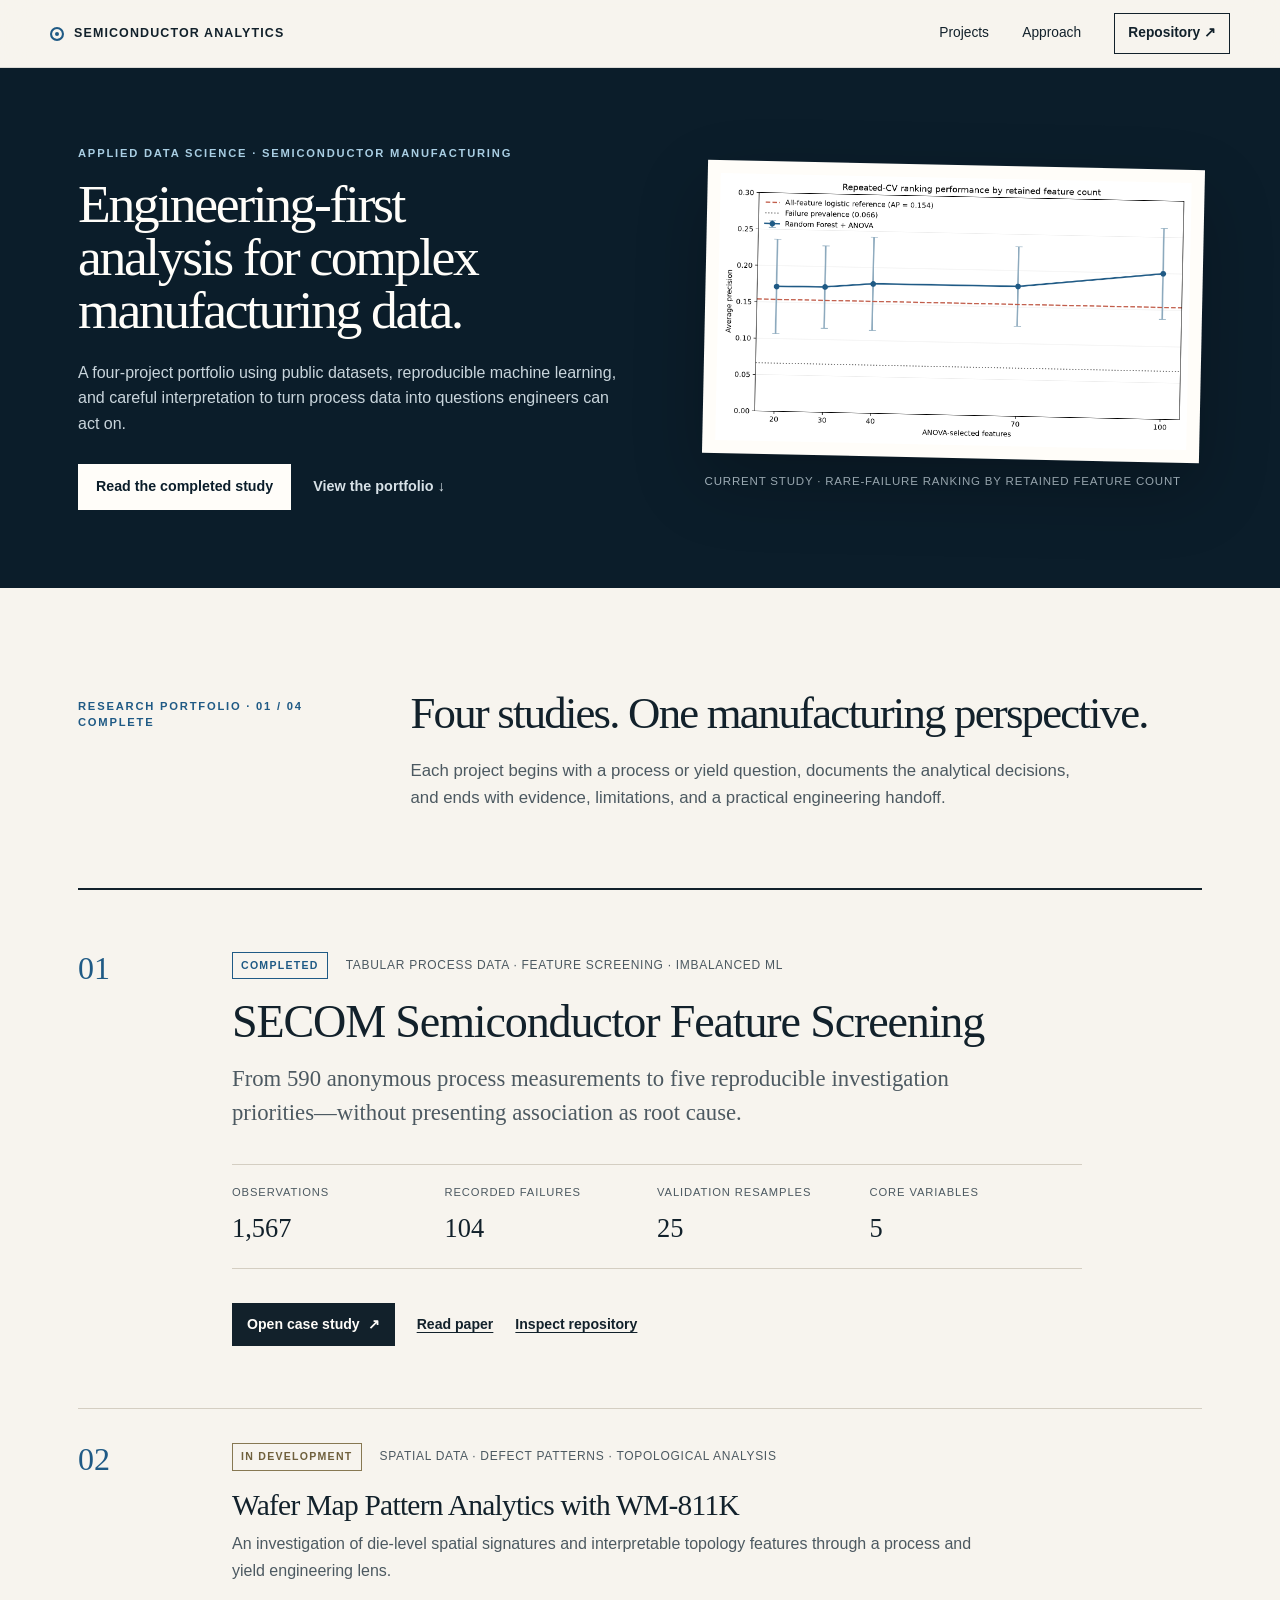
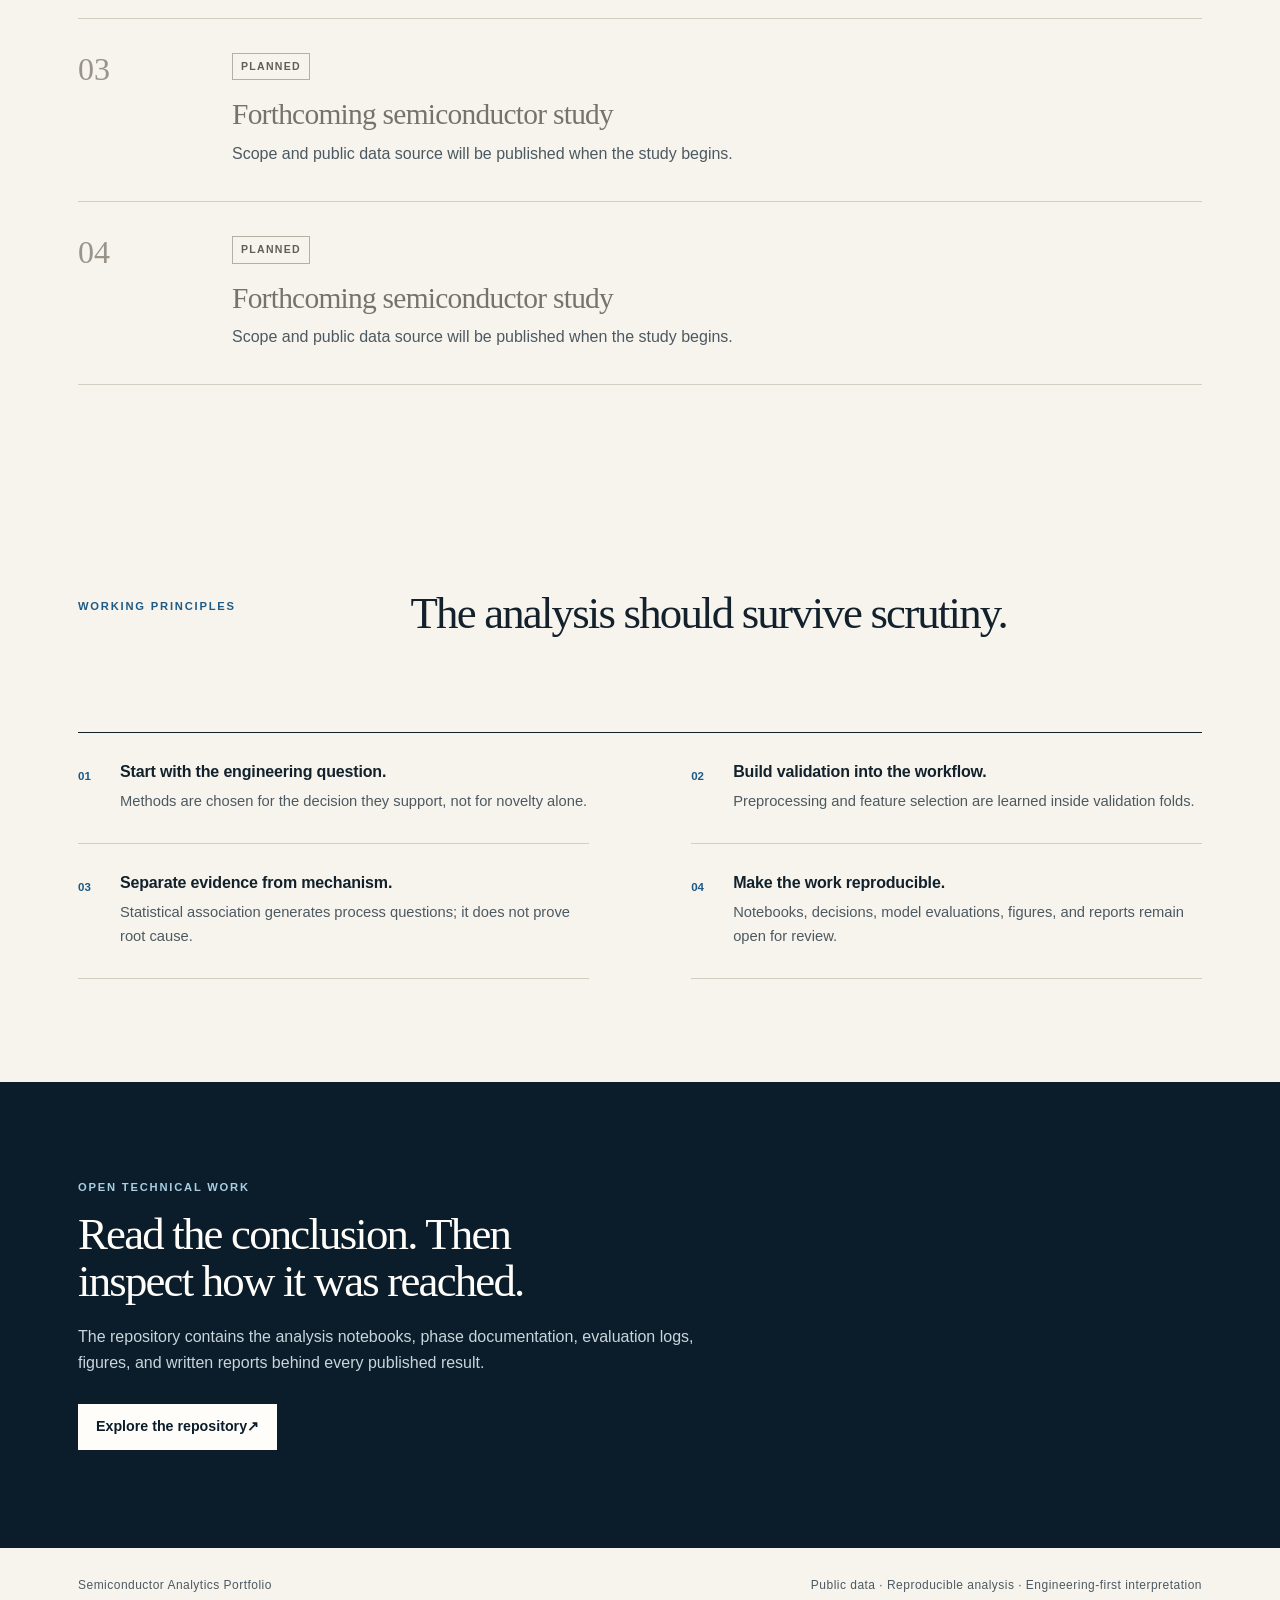
<file: index.html>
<!doctype html>
<html lang="en">
  <head>
    <meta charset="utf-8" />
    <meta name="viewport" content="width=device-width, initial-scale=1" />
    <meta
      name="description"
      content="An engineering-first portfolio of semiconductor manufacturing analytics projects using public data and reproducible methods."
    />
    <meta name="theme-color" content="#f7f4ee" />
    <meta property="og:title" content="Semiconductor Analytics Portfolio" />
    <meta
      property="og:description"
      content="Applied data science for semiconductor process, yield, and defect-pattern investigation."
    />
    <meta property="og:type" content="website" />
    <title>Semiconductor Analytics Portfolio</title>
    <link rel="icon" href="Project-1_SECOM/website/assets/favicon.svg" type="image/svg+xml" />
    <link rel="stylesheet" href="portfolio.css" />
    <script>document.documentElement.classList.add("js");</script>
    <script src="portfolio.js" defer></script>
  </head>
  <body>
    <a class="skip-link" href="#main">Skip to the portfolio</a>

    <header class="site-header">
      <a class="wordmark" href="#top" aria-label="Semiconductor Analytics Portfolio home">
        <span class="wordmark__mark" aria-hidden="true"></span>
        <span>Semiconductor Analytics</span>
      </a>
      <nav class="site-nav" aria-label="Primary navigation">
        <a href="#projects">Projects</a>
        <a href="#approach">Approach</a>
        <a
          class="site-nav__repo"
          href="https://github.com/DRPproton/semiconductor-projects-tda"
          target="_blank"
          rel="noopener noreferrer"
        >Repository <span aria-hidden="true">↗</span></a>
      </nav>
    </header>

    <main id="main">
      <section class="hero" id="top" aria-labelledby="hero-title">
        <div class="hero__inner">
          <div class="hero__copy">
            <p class="eyebrow">Applied data science · Semiconductor manufacturing</p>
            <h1 id="hero-title">Engineering-first analysis for complex manufacturing data.</h1>
            <p class="hero__summary">
              A four-project portfolio using public datasets, reproducible machine learning, and
              careful interpretation to turn process data into questions engineers can act on.
            </p>
            <div class="hero__actions">
              <a class="button" href="Project-1_SECOM/website/">Read the completed study</a>
              <a class="text-link" href="#projects">View the portfolio <span aria-hidden="true">↓</span></a>
            </div>
          </div>

          <figure class="hero__figure">
            <div class="hero__figure-frame">
              <img
                src="Project-1_SECOM/website/assets/model-comparison.png"
                alt="Repeated cross-validation average precision for Random Forest models using 20 to 100 selected SECOM features, with the 100-feature representation producing the highest numerical result."
                width="700"
                height="500"
              />
            </div>
            <figcaption>
              Current study · Rare-failure ranking by retained feature count
            </figcaption>
          </figure>
        </div>
      </section>

      <section class="portfolio section" id="projects" aria-labelledby="projects-title">
        <div class="section-heading reveal">
          <p class="section-label">Research portfolio · 01 / 04 complete</p>
          <h2 id="projects-title">Four studies. One manufacturing perspective.</h2>
          <p>
            Each project begins with a process or yield question, documents the analytical
            decisions, and ends with evidence, limitations, and a practical engineering handoff.
          </p>
        </div>

        <article class="featured-project reveal" aria-labelledby="secom-title">
          <div class="project-index" aria-hidden="true">01</div>
          <div class="featured-project__body">
            <div class="project-meta">
              <span class="status status--complete">Completed</span>
              <span>Tabular process data · Feature screening · Imbalanced ML</span>
            </div>
            <h3 id="secom-title">SECOM Semiconductor Feature Screening</h3>
            <p class="project-lede">
              From 590 anonymous process measurements to five reproducible investigation
              priorities—without presenting association as root cause.
            </p>

            <dl class="project-evidence" aria-label="SECOM project evidence">
              <div><dt>Observations</dt><dd>1,567</dd></div>
              <div><dt>Recorded failures</dt><dd>104</dd></div>
              <div><dt>Validation resamples</dt><dd>25</dd></div>
              <div><dt>Core variables</dt><dd>5</dd></div>
            </dl>

            <div class="project-links">
              <a class="project-link" href="Project-1_SECOM/website/">
                Open case study <span aria-hidden="true">↗</span>
              </a>
              <a
                href="https://github.com/DRPproton/semiconductor-projects-tda/blob/main/Project-1_SECOM/paper/SECOM_Feature_Screening_Case_Study.md"
                target="_blank"
                rel="noopener noreferrer"
              >Read paper</a>
              <a
                href="https://github.com/DRPproton/semiconductor-projects-tda/tree/main/Project-1_SECOM"
                target="_blank"
                rel="noopener noreferrer"
              >Inspect repository</a>
            </div>
          </div>
        </article>

        <div class="project-roadmap" aria-label="Portfolio roadmap">
          <article class="roadmap-entry reveal" aria-labelledby="wm811k-title">
            <div class="project-index" aria-hidden="true">02</div>
            <div>
              <div class="project-meta">
                <span class="status status--progress">In development</span>
                <span>Spatial data · Defect patterns · Topological analysis</span>
              </div>
              <h3 id="wm811k-title">Wafer Map Pattern Analytics with WM-811K</h3>
              <p>
                An investigation of die-level spatial signatures and interpretable topology
                features through a process and yield engineering lens.
              </p>
            </div>
          </article>

          <article class="roadmap-entry roadmap-entry--planned reveal" aria-labelledby="project-three-title">
            <div class="project-index" aria-hidden="true">03</div>
            <div>
              <div class="project-meta"><span class="status">Planned</span></div>
              <h3 id="project-three-title">Forthcoming semiconductor study</h3>
              <p>Scope and public data source will be published when the study begins.</p>
            </div>
          </article>

          <article class="roadmap-entry roadmap-entry--planned reveal" aria-labelledby="project-four-title">
            <div class="project-index" aria-hidden="true">04</div>
            <div>
              <div class="project-meta"><span class="status">Planned</span></div>
              <h3 id="project-four-title">Forthcoming semiconductor study</h3>
              <p>Scope and public data source will be published when the study begins.</p>
            </div>
          </article>
        </div>
      </section>

      <section class="approach section" id="approach" aria-labelledby="approach-title">
        <div class="section-heading reveal">
          <p class="section-label">Working principles</p>
          <h2 id="approach-title">The analysis should survive scrutiny.</h2>
        </div>

        <ol class="principles">
          <li class="reveal">
            <span>01</span>
            <h3>Start with the engineering question.</h3>
            <p>Methods are chosen for the decision they support, not for novelty alone.</p>
          </li>
          <li class="reveal">
            <span>02</span>
            <h3>Build validation into the workflow.</h3>
            <p>Preprocessing and feature selection are learned inside validation folds.</p>
          </li>
          <li class="reveal">
            <span>03</span>
            <h3>Separate evidence from mechanism.</h3>
            <p>Statistical association generates process questions; it does not prove root cause.</p>
          </li>
          <li class="reveal">
            <span>04</span>
            <h3>Make the work reproducible.</h3>
            <p>Notebooks, decisions, model evaluations, figures, and reports remain open for review.</p>
          </li>
        </ol>
      </section>

      <section class="closing" aria-labelledby="closing-title">
        <div class="closing__inner reveal">
          <p class="eyebrow">Open technical work</p>
          <h2 id="closing-title">Read the conclusion. Then inspect how it was reached.</h2>
          <p>
            The repository contains the analysis notebooks, phase documentation, evaluation logs,
            figures, and written reports behind every published result.
          </p>
          <a
            class="button button--light"
            href="https://github.com/DRPproton/semiconductor-projects-tda"
            target="_blank"
            rel="noopener noreferrer"
          >Explore the repository <span aria-hidden="true">↗</span></a>
        </div>
      </section>
    </main>

    <footer class="site-footer">
      <p>Semiconductor Analytics Portfolio</p>
      <p>Public data · Reproducible analysis · Engineering-first interpretation</p>
    </footer>
  </body>
</html>
</file>
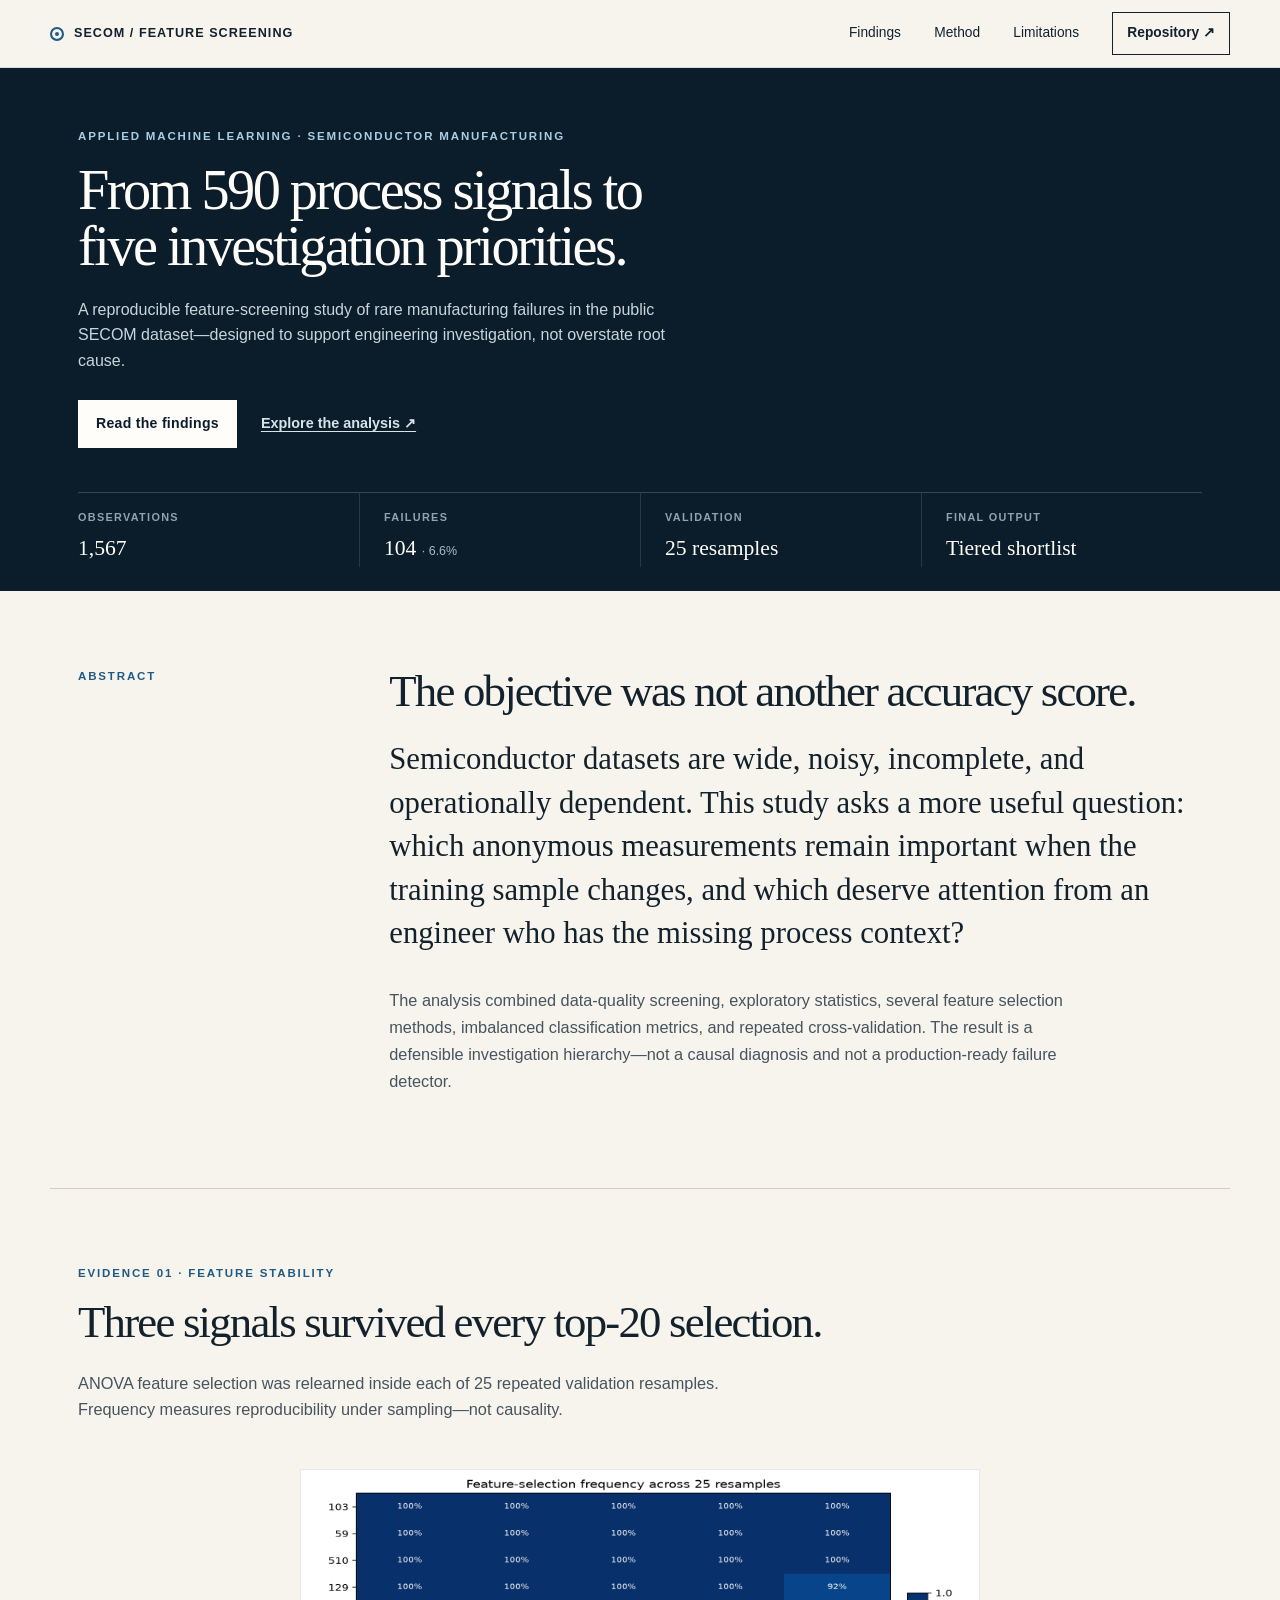
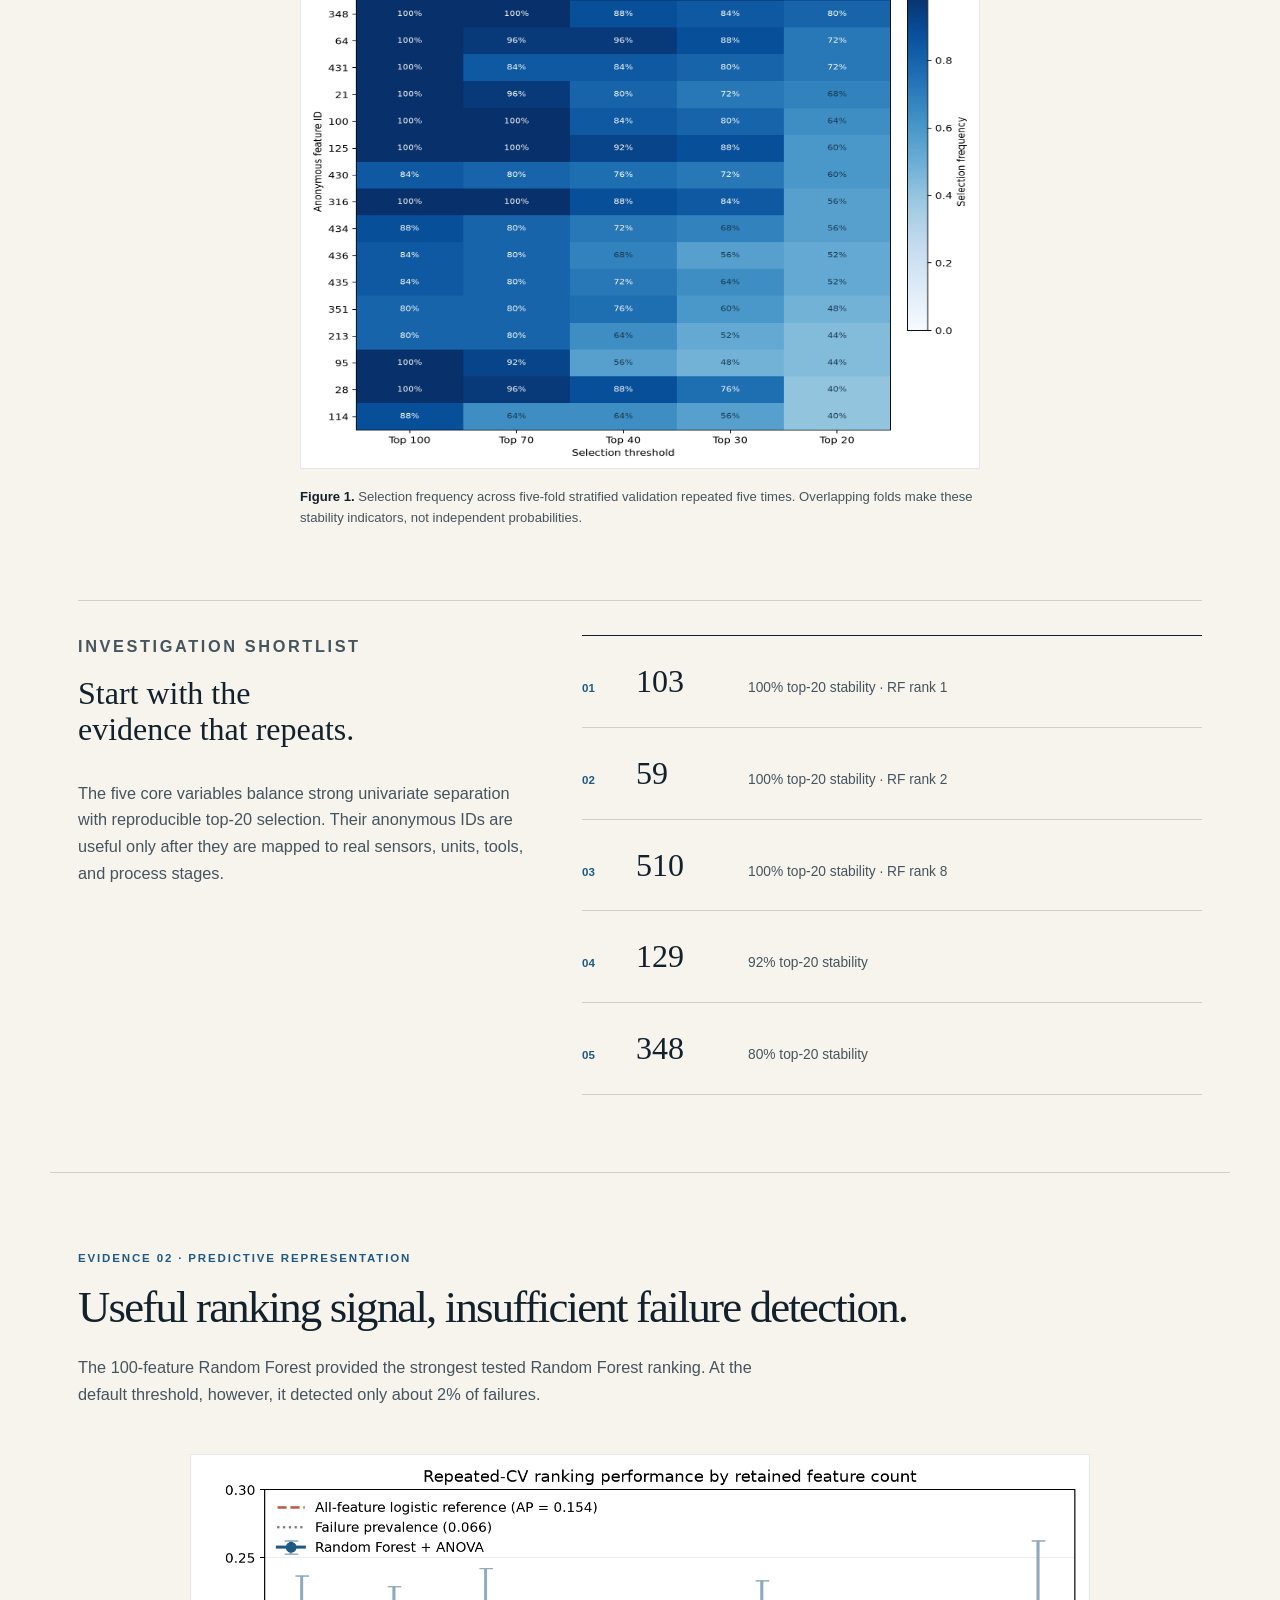
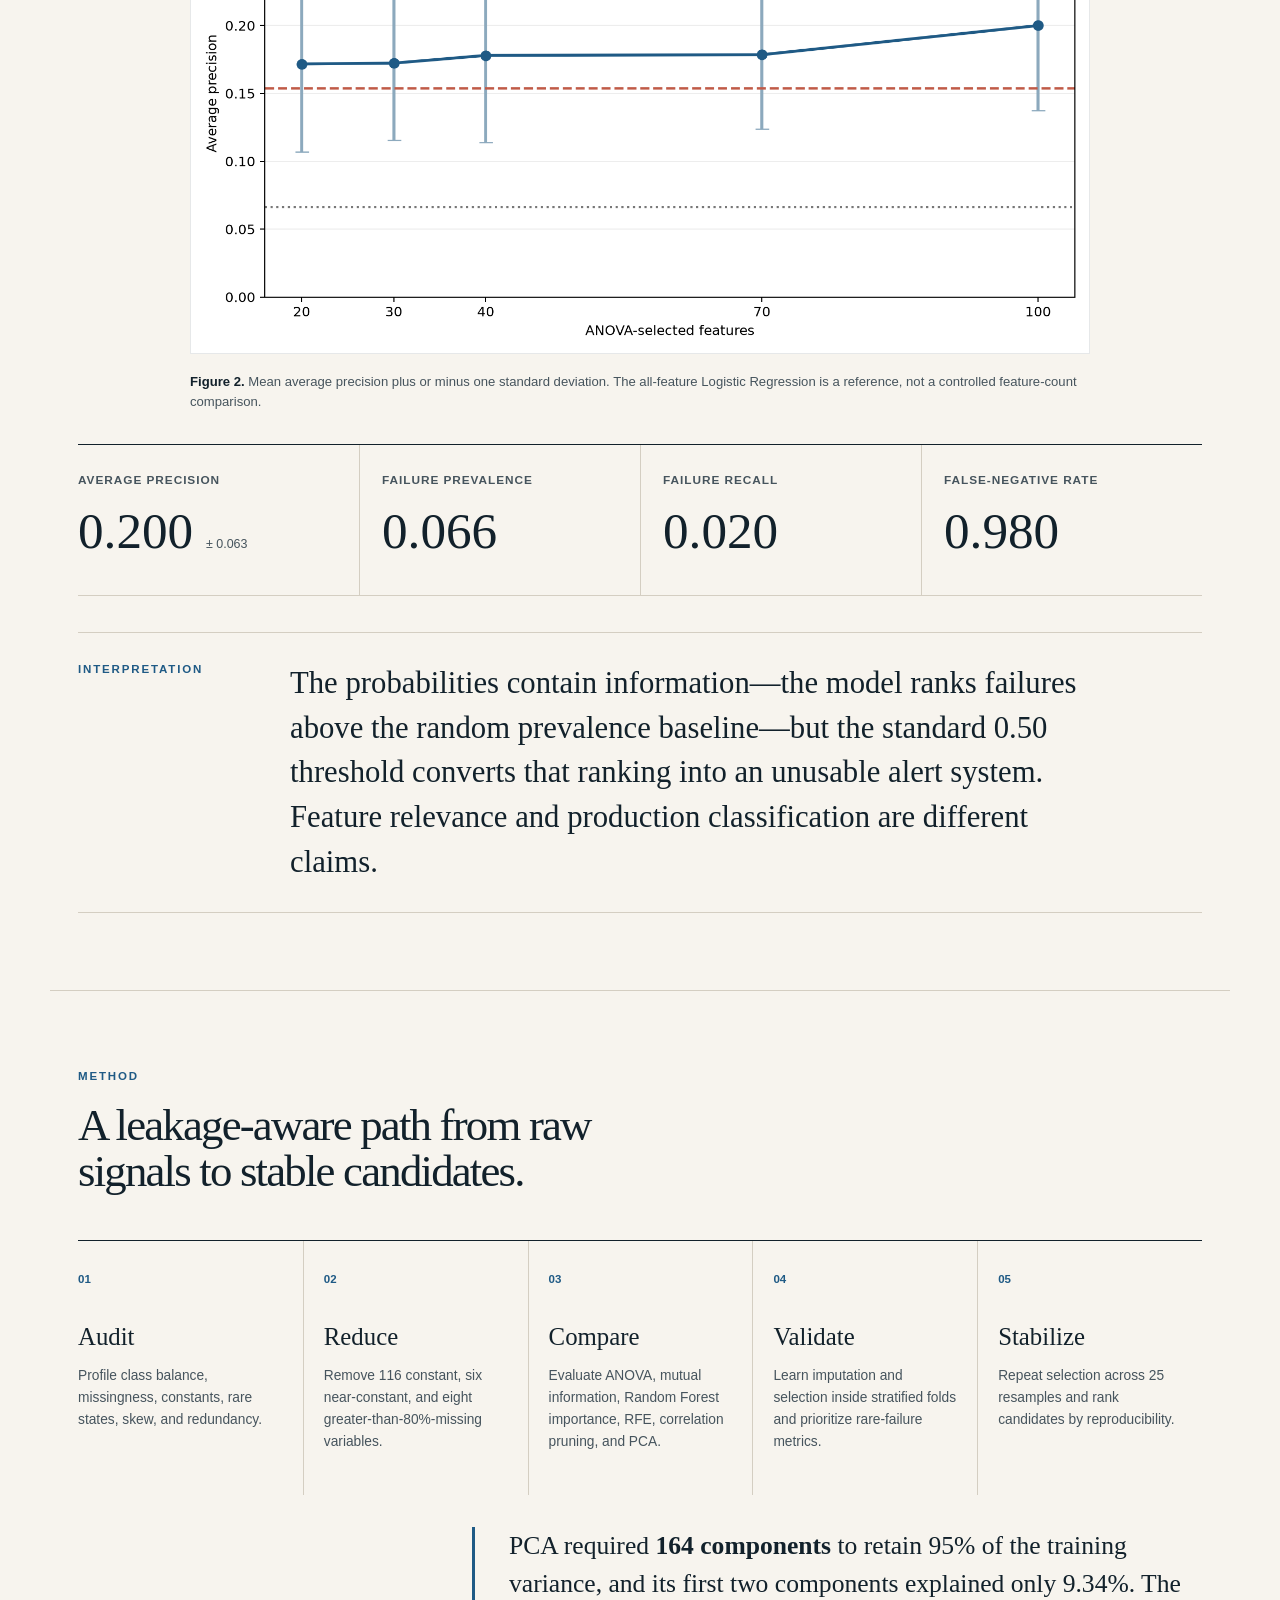
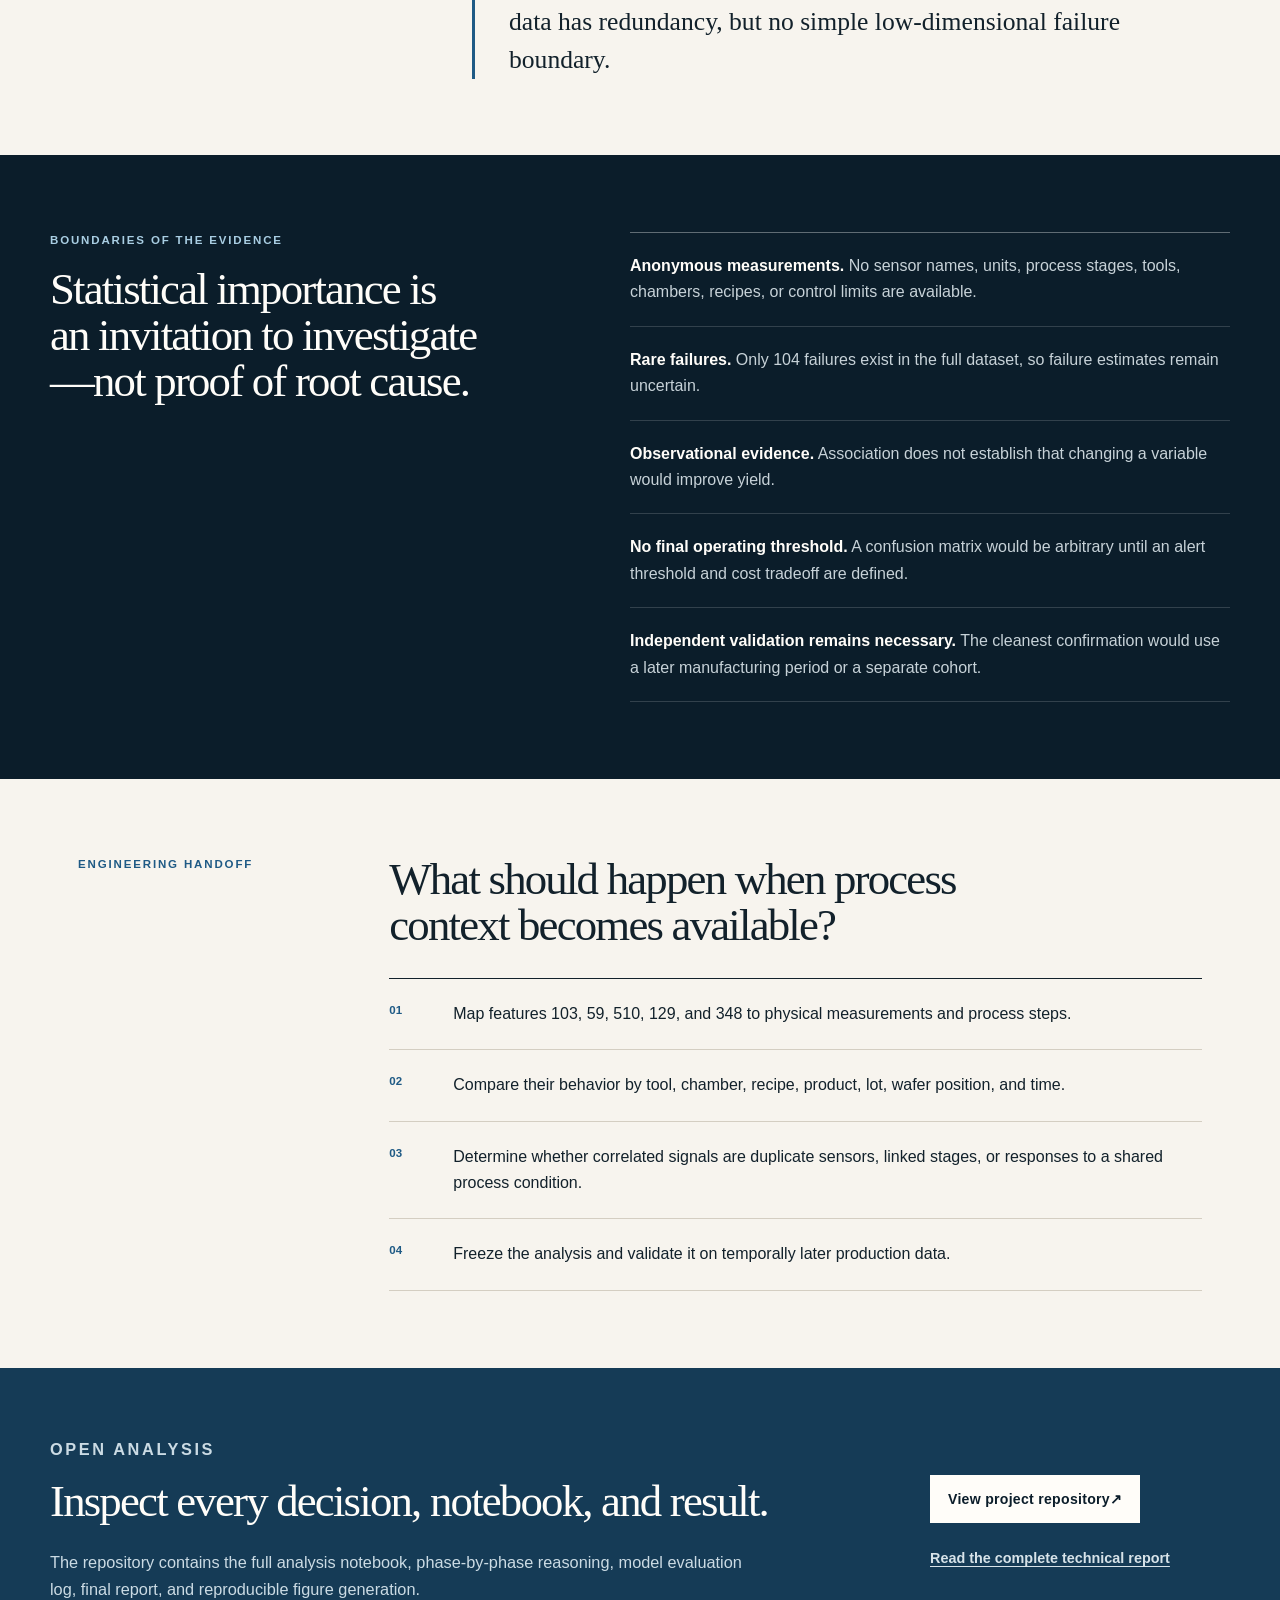
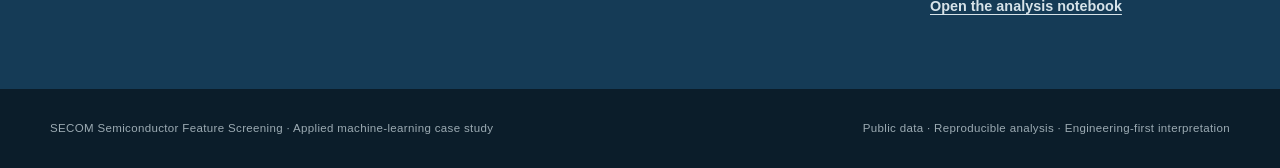
<file: Project-1_SECOM/website/index.html>
<!doctype html>
<html lang="en">
  <head>
    <meta charset="utf-8" />
    <meta name="viewport" content="width=device-width, initial-scale=1" />
    <meta
      name="description"
      content="A semiconductor manufacturing analytics case study that reduces 590 anonymous SECOM process measurements to a stable engineering investigation shortlist."
    />
    <meta name="theme-color" content="#0b1d2a" />
    <meta property="og:title" content="SECOM Semiconductor Feature Screening" />
    <meta
      property="og:description"
      content="From 590 anonymous process measurements to five reproducible investigation priorities."
    />
    <meta property="og:type" content="article" />
    <title>SECOM Semiconductor Feature Screening</title>
    <link rel="icon" href="assets/favicon.svg" type="image/svg+xml" />
    <script>document.documentElement.classList.add("js");</script>
    <link rel="stylesheet" href="styles.css" />
    <script src="script.js" defer></script>
  </head>
  <body>
    <a class="skip-link" href="#content">Skip to the analysis</a>
    <div class="reading-progress" aria-hidden="true"><span></span></div>

    <header class="site-header">
      <a class="wordmark" href="../../" aria-label="Return to the semiconductor analytics portfolio">
        <span class="wordmark__mark" aria-hidden="true"></span>
        <span>SECOM / Feature Screening</span>
      </a>
      <nav class="site-nav" aria-label="Primary navigation">
        <a href="#findings">Findings</a>
        <a href="#method">Method</a>
        <a href="#limitations">Limitations</a>
        <a
          class="site-nav__repo"
          href="https://github.com/DRPproton/semiconductor-projects-tda/tree/main/Project-1_SECOM"
          target="_blank"
          rel="noopener noreferrer"
        >
          Repository <span aria-hidden="true">↗</span>
        </a>
      </nav>
    </header>

    <main id="content">
      <section class="hero" id="top" aria-labelledby="hero-title">
        <div class="hero__inner">
          <div class="hero__copy">
            <p class="eyebrow">Applied machine learning · Semiconductor manufacturing</p>
            <h1 id="hero-title">From 590 process signals to five investigation priorities.</h1>
            <p class="hero__summary">
              A reproducible feature-screening study of rare manufacturing failures in the public
              SECOM dataset—designed to support engineering investigation, not overstate root cause.
            </p>
            <div class="hero__actions">
              <a class="button button--light" href="#findings">Read the findings</a>
              <a
                class="text-link text-link--light"
                href="https://github.com/DRPproton/semiconductor-projects-tda/tree/main/Project-1_SECOM"
                target="_blank"
                rel="noopener noreferrer"
              >
                Explore the analysis <span aria-hidden="true">↗</span>
              </a>
            </div>
          </div>

        </div>

        <dl class="hero__facts" aria-label="Dataset facts">
          <div><dt>Observations</dt><dd>1,567</dd></div>
          <div><dt>Failures</dt><dd>104 <span>· 6.6%</span></dd></div>
          <div><dt>Validation</dt><dd>25 resamples</dd></div>
          <div><dt>Final output</dt><dd>Tiered shortlist</dd></div>
        </dl>
      </section>

      <section class="paper-intro section reveal" aria-labelledby="abstract-title">
        <div class="section-label">Abstract</div>
        <div class="paper-intro__body">
          <h2 id="abstract-title">The objective was not another accuracy score.</h2>
          <p class="lede">
            Semiconductor datasets are wide, noisy, incomplete, and operationally dependent. This
            study asks a more useful question: which anonymous measurements remain important when
            the training sample changes, and which deserve attention from an engineer who has the
            missing process context?
          </p>
          <p>
            The analysis combined data-quality screening, exploratory statistics, several feature
            selection methods, imbalanced classification metrics, and repeated cross-validation.
            The result is a defensible investigation hierarchy—not a causal diagnosis and not a
            production-ready failure detector.
          </p>
        </div>
      </section>

      <section class="section findings" id="findings" aria-labelledby="findings-title">
        <div class="section-heading reveal">
          <p class="eyebrow eyebrow--ink">Evidence 01 · Feature stability</p>
          <h2 id="findings-title">Three signals survived every top-20 selection.</h2>
          <p>
            ANOVA feature selection was relearned inside each of 25 repeated validation resamples.
            Frequency measures reproducibility under sampling—not causality.
          </p>
        </div>

        <figure class="evidence-figure reveal">
          <img
            src="assets/feature-stability.png"
            alt="Heatmap showing selection frequency for 20 anonymous features across top 100, 70, 40, 30, and 20 thresholds. Features 103, 59, and 510 are selected 100 percent of the time at every threshold."
            loading="lazy"
            width="700"
            height="600"
          />
          <figcaption>
            <span>Figure 1.</span> Selection frequency across five-fold stratified validation repeated
            five times. Overlapping folds make these stability indicators, not independent
            probabilities.
          </figcaption>
        </figure>

        <div class="shortlist reveal" aria-labelledby="shortlist-title">
          <div class="shortlist__intro">
            <p class="section-label">Investigation shortlist</p>
            <h3 id="shortlist-title">Start with the evidence that repeats.</h3>
            <p>
              The five core variables balance strong univariate separation with reproducible
              top-20 selection. Their anonymous IDs are useful only after they are mapped to real
              sensors, units, tools, and process stages.
            </p>
          </div>
          <ol class="feature-list">
            <li><span class="feature-list__rank">01</span><strong>103</strong><span>100% top-20 stability · RF rank 1</span></li>
            <li><span class="feature-list__rank">02</span><strong>59</strong><span>100% top-20 stability · RF rank 2</span></li>
            <li><span class="feature-list__rank">03</span><strong>510</strong><span>100% top-20 stability · RF rank 8</span></li>
            <li><span class="feature-list__rank">04</span><strong>129</strong><span>92% top-20 stability</span></li>
            <li><span class="feature-list__rank">05</span><strong>348</strong><span>80% top-20 stability</span></li>
          </ol>
        </div>
      </section>

      <section class="section model-evidence" aria-labelledby="model-title">
        <div class="section-heading reveal">
          <p class="eyebrow eyebrow--ink">Evidence 02 · Predictive representation</p>
          <h2 id="model-title">Useful ranking signal, insufficient failure detection.</h2>
          <p>
            The 100-feature Random Forest provided the strongest tested Random Forest ranking. At
            the default threshold, however, it detected only about 2% of failures.
          </p>
        </div>

        <figure class="evidence-figure evidence-figure--wide reveal">
          <img
            src="assets/model-comparison.png"
            alt="Line chart of repeated cross-validation average precision for Random Forest models retaining 20, 30, 40, 70, and 100 ANOVA-selected features. The 100-feature model has the highest numerical average precision at 0.20, with substantial overlap in uncertainty."
            loading="lazy"
            width="700"
            height="500"
          />
          <figcaption>
            <span>Figure 2.</span> Mean average precision plus or minus one standard deviation. The
            all-feature Logistic Regression is a reference, not a controlled feature-count
            comparison.
          </figcaption>
        </figure>

        <dl class="metric-line reveal" aria-label="Leading model metrics">
          <div><dt>Average precision</dt><dd>0.200 <span>± 0.063</span></dd></div>
          <div><dt>Failure prevalence</dt><dd>0.066</dd></div>
          <div><dt>Failure recall</dt><dd>0.020</dd></div>
          <div><dt>False-negative rate</dt><dd>0.980</dd></div>
        </dl>

        <aside class="interpretation reveal">
          <p class="section-label">Interpretation</p>
          <p>
            The probabilities contain information—the model ranks failures above the random
            prevalence baseline—but the standard 0.50 threshold converts that ranking into an
            unusable alert system. Feature relevance and production classification are different
            claims.
          </p>
        </aside>
      </section>

      <section class="method section" id="method" aria-labelledby="method-title">
        <div class="section-heading reveal">
          <p class="eyebrow eyebrow--ink">Method</p>
          <h2 id="method-title">A leakage-aware path from raw signals to stable candidates.</h2>
        </div>

        <ol class="method-flow reveal">
          <li><span>01</span><h3>Audit</h3><p>Profile class balance, missingness, constants, rare states, skew, and redundancy.</p></li>
          <li><span>02</span><h3>Reduce</h3><p>Remove 116 constant, six near-constant, and eight greater-than-80%-missing variables.</p></li>
          <li><span>03</span><h3>Compare</h3><p>Evaluate ANOVA, mutual information, Random Forest importance, RFE, correlation pruning, and PCA.</p></li>
          <li><span>04</span><h3>Validate</h3><p>Learn imputation and selection inside stratified folds and prioritize rare-failure metrics.</p></li>
          <li><span>05</span><h3>Stabilize</h3><p>Repeat selection across 25 resamples and rank candidates by reproducibility.</p></li>
        </ol>

        <div class="method-note reveal">
          <p>
            PCA required <strong>164 components</strong> to retain 95% of the training variance, and
            its first two components explained only 9.34%. The data has redundancy, but no simple
            low-dimensional failure boundary.
          </p>
        </div>
      </section>

      <section class="limitations section" id="limitations" aria-labelledby="limitations-title">
        <div class="limitations__lead reveal">
          <p class="eyebrow">Boundaries of the evidence</p>
          <h2 id="limitations-title">Statistical importance is an invitation to investigate—not proof of root cause.</h2>
        </div>
        <div class="limitations__body reveal">
          <ul>
            <li><strong>Anonymous measurements.</strong> No sensor names, units, process stages, tools, chambers, recipes, or control limits are available.</li>
            <li><strong>Rare failures.</strong> Only 104 failures exist in the full dataset, so failure estimates remain uncertain.</li>
            <li><strong>Observational evidence.</strong> Association does not establish that changing a variable would improve yield.</li>
            <li><strong>No final operating threshold.</strong> A confusion matrix would be arbitrary until an alert threshold and cost tradeoff are defined.</li>
            <li><strong>Independent validation remains necessary.</strong> The cleanest confirmation would use a later manufacturing period or a separate cohort.</li>
          </ul>
        </div>
      </section>

      <section class="handoff section" aria-labelledby="handoff-title">
        <div class="section-label">Engineering handoff</div>
        <div class="handoff__body reveal">
          <h2 id="handoff-title">What should happen when process context becomes available?</h2>
          <ol>
            <li>Map features 103, 59, 510, 129, and 348 to physical measurements and process steps.</li>
            <li>Compare their behavior by tool, chamber, recipe, product, lot, wafer position, and time.</li>
            <li>Determine whether correlated signals are duplicate sensors, linked stages, or responses to a shared process condition.</li>
            <li>Freeze the analysis and validate it on temporally later production data.</li>
          </ol>
        </div>
      </section>

      <section class="repository-cta" aria-labelledby="repo-title">
        <div>
          <p class="eyebrow">Open analysis</p>
          <h2 id="repo-title">Inspect every decision, notebook, and result.</h2>
          <p>
            The repository contains the full analysis notebook, phase-by-phase reasoning, model
            evaluation log, final report, and reproducible figure generation.
          </p>
        </div>
        <div class="repository-cta__links">
          <a
            class="button button--light"
            href="https://github.com/DRPproton/semiconductor-projects-tda/tree/main/Project-1_SECOM"
            target="_blank"
            rel="noopener noreferrer"
          >View project repository <span aria-hidden="true">↗</span></a>
          <a
            class="text-link text-link--light"
            href="https://github.com/DRPproton/semiconductor-projects-tda/blob/main/Project-1_SECOM/documents/Final_Report.md"
            target="_blank"
            rel="noopener noreferrer"
          >Read the complete technical report</a>
          <a
            class="text-link text-link--light"
            href="https://github.com/DRPproton/semiconductor-projects-tda/blob/main/Project-1_SECOM/notebooks/notebook.ipynb"
            target="_blank"
            rel="noopener noreferrer"
          >Open the analysis notebook</a>
        </div>
      </section>
    </main>

    <footer class="site-footer">
      <p>SECOM Semiconductor Feature Screening · Applied machine-learning case study</p>
      <p>Public data · Reproducible analysis · Engineering-first interpretation</p>
    </footer>
  </body>
</html>
</file>
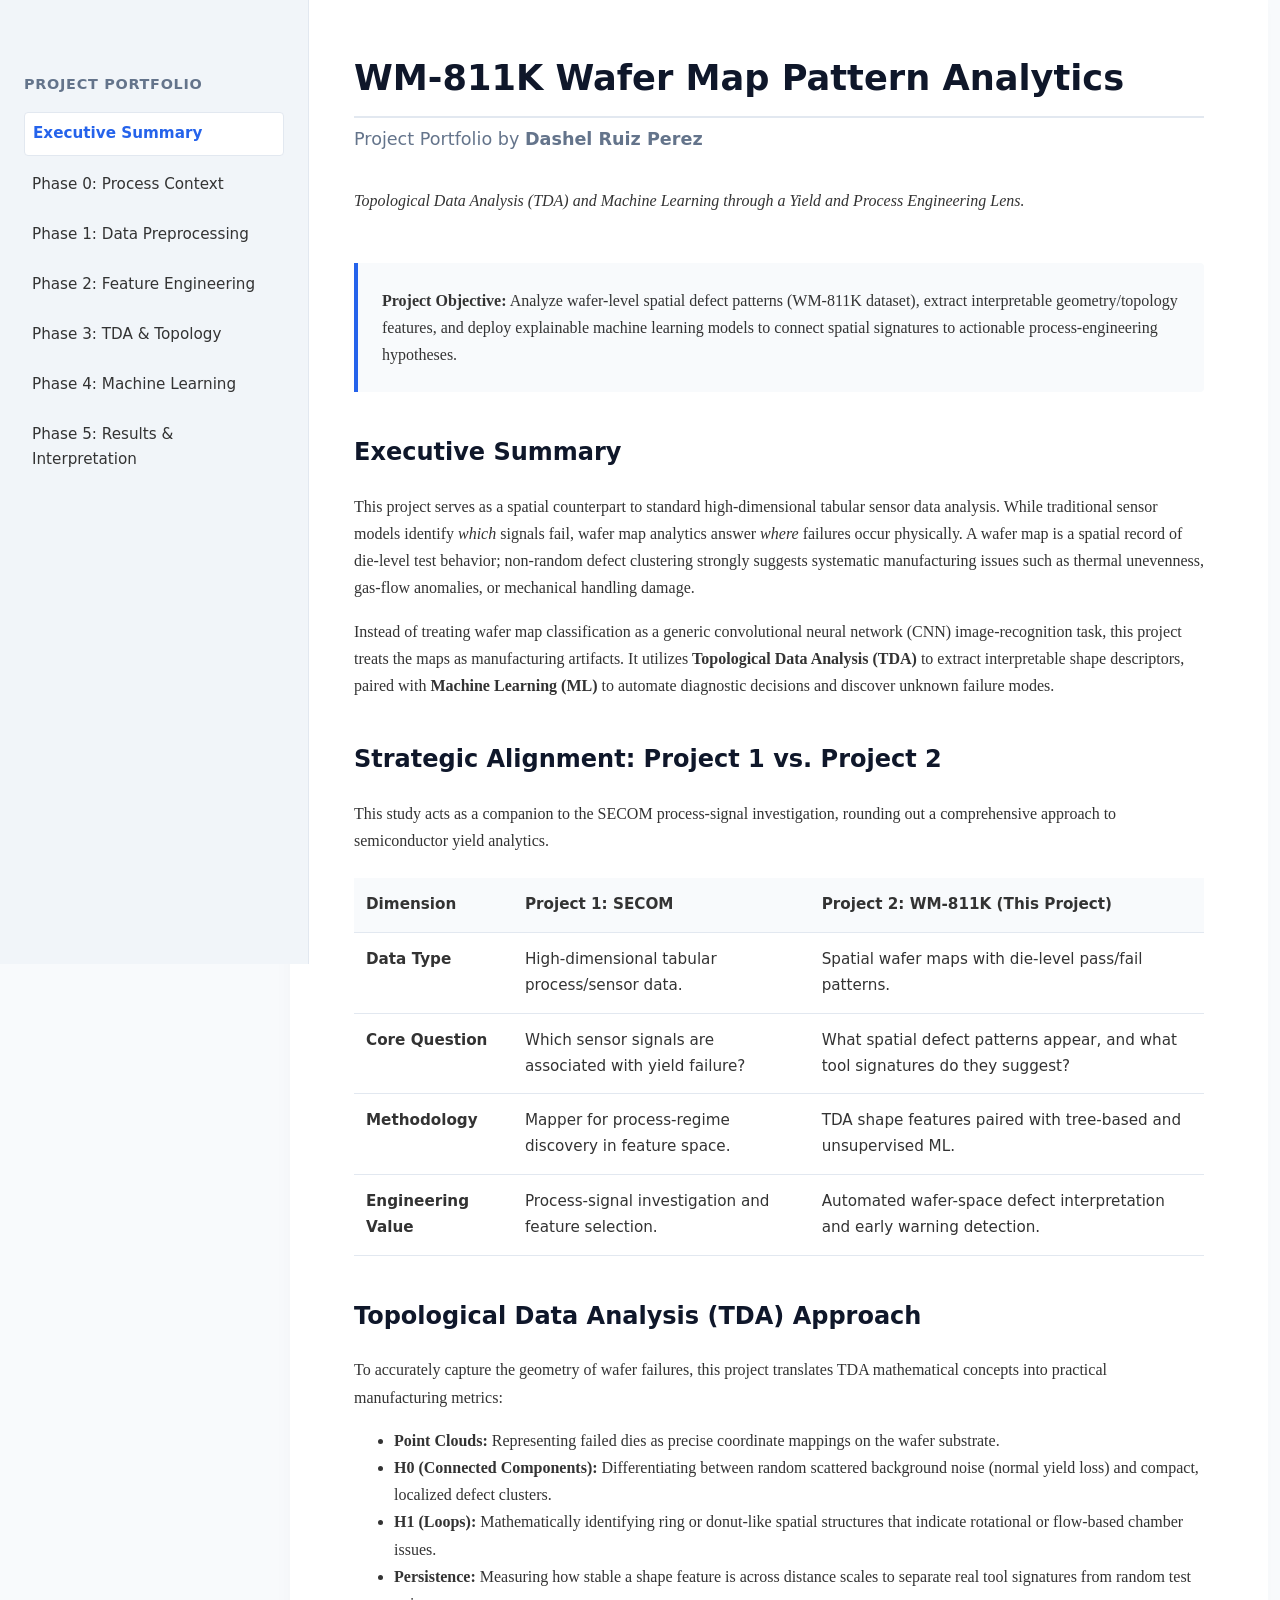
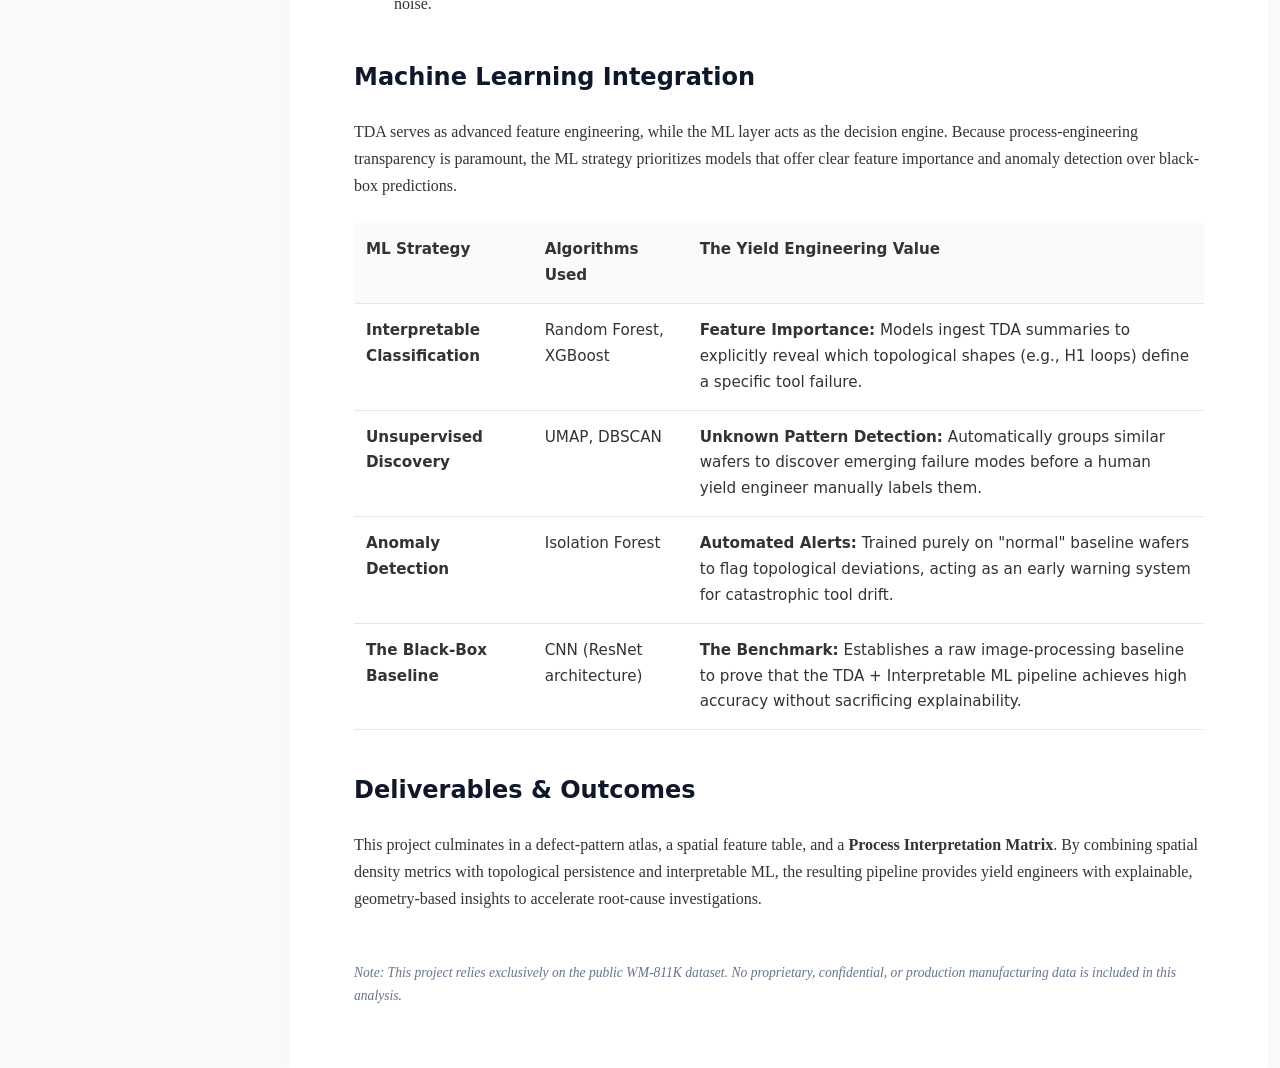
<file: Project-2WM811k_wafer/web/index.html>
<!DOCTYPE html>
<html lang="en">
<head>
    <meta charset="UTF-8">
    <meta name="viewport" content="width=device-width, initial-scale=1.0">
    <title>Wafer Map Pattern Analytics & TDA | Executive Summary</title>
    <style>
        :root {
            --surface: #ffffff;
            --background: #f8fafc;
            --text-main: #333333;
            --text-muted: #64748b;
            --border: #e2e8f0;
            --sidebar-bg: #f1f5f9;
            --link-hover: #e2e8f0;
            --primary: #2563eb;
        }

        body {
            margin: 0;
            font-family: "Georgia", serif;
            color: var(--text-main);
            background-color: var(--background);
            display: flex;
            min-height: 100vh;
            line-height: 1.7;
        }

        /* Sidebar / Table of Contents */
        .sidebar {
            width: 260px;
            background-color: var(--sidebar-bg);
            border-right: 1px solid var(--border);
            padding: 2rem 1.5rem;
            position: fixed;
            height: 100vh;
            overflow-y: auto;
            font-family: system-ui, -apple-system, sans-serif;
        }

        .sidebar h3 {
            font-size: 0.9rem;
            text-transform: uppercase;
            color: var(--text-muted);
            letter-spacing: 0.05em;
            margin-bottom: 1rem;
        }

        .sidebar ul {
            list-style: none;
            padding: 0;
            margin: 0;
        }

        .sidebar li {
            margin-bottom: 0.5rem;
        }

        .sidebar a {
            text-decoration: none;
            color: var(--text-main);
            display: block;
            padding: 0.5rem;
            border-radius: 4px;
            font-size: 0.95rem;
            transition: background 0.2s;
        }

        .sidebar a:hover {
            background-color: var(--link-hover);
        }

        .sidebar a.active {
            font-weight: bold;
            background-color: var(--surface);
            border: 1px solid var(--border);
            color: var(--primary);
        }

        /* Main Report Content */
        .content {
            margin-left: 290px;
            padding: 3rem 4rem;
            max-width: 850px;
            background: var(--surface);
            box-shadow: -4px 0 15px rgba(0,0,0,0.02);
            min-height: 100vh;
        }

        header {
            margin-bottom: 3rem;
        }

        .author-tag {
            font-family: system-ui, -apple-system, sans-serif;
            color: var(--text-muted);
            font-size: 1.1rem;
            margin-top: -1rem;
            margin-bottom: 2rem;
            display: block;
        }

        h1, h2, h3 {
            font-family: system-ui, -apple-system, sans-serif;
            color: #0f172a;
            margin-top: 2.5rem;
        }

        h1 {
            font-size: 2.2rem;
            border-bottom: 2px solid var(--border);
            padding-bottom: 0.5rem;
            margin-top: 0;
        }

        /* Table Styles */
        table {
            width: 100%;
            border-collapse: collapse;
            margin-top: 1.5rem;
            margin-bottom: 1.5rem;
            font-family: system-ui, -apple-system, sans-serif;
            font-size: 0.95rem;
        }

        th, td {
            padding: 14px 12px;
            text-align: left;
            border-bottom: 1px solid var(--border);
            vertical-align: top;
        }

        th { 
            background-color: var(--background); 
            font-weight: 600;
        }

        .highlight-box {
            background: var(--background);
            border-left: 4px solid var(--primary);
            padding: 1.5rem;
            margin: 2rem 0;
            border-radius: 0 4px 4px 0;
        }
    </style>
</head>
<body>

    <!-- Left Navigation Bar -->
    <nav class="sidebar">
        <h3>Project Portfolio</h3>
        <ul>
            <li><a href="index.html" class="active">Executive Summary</a></li>
            <li><a href="phase0.html">Phase 0: Process Context</a></li>
            <li><a href="#">Phase 1: Data Preprocessing</a></li>
            <li><a href="#">Phase 2: Feature Engineering</a></li>
            <li><a href="#">Phase 3: TDA & Topology</a></li>
            <li><a href="#">Phase 4: Machine Learning</a></li>
            <li><a href="#">Phase 5: Results & Interpretation</a></li>
        </ul>
    </nav>

    <!-- Main Report Text -->
    <main class="content">
        <header>
            <h1>WM-811K Wafer Map Pattern Analytics</h1>
            <span class="author-tag">Project Portfolio by <strong>Dashel Ruiz Perez</strong></span>
            <p><em>Topological Data Analysis (TDA) and Machine Learning through a Yield and Process Engineering Lens.</em></p>
        </header>

        <div class="highlight-box">
            <strong>Project Objective:</strong> 
            Analyze wafer-level spatial defect patterns (WM-811K dataset), extract interpretable geometry/topology features, and deploy explainable machine learning models to connect spatial signatures to actionable process-engineering hypotheses.
        </div>

        <h2>Executive Summary</h2>
        <p>This project serves as a spatial counterpart to standard high-dimensional tabular sensor data analysis. While traditional sensor models identify <em>which</em> signals fail, wafer map analytics answer <em>where</em> failures occur physically. A wafer map is a spatial record of die-level test behavior; non-random defect clustering strongly suggests systematic manufacturing issues such as thermal unevenness, gas-flow anomalies, or mechanical handling damage.</p>
        
        <p>Instead of treating wafer map classification as a generic convolutional neural network (CNN) image-recognition task, this project treats the maps as manufacturing artifacts. It utilizes <strong>Topological Data Analysis (TDA)</strong> to extract interpretable shape descriptors, paired with <strong>Machine Learning (ML)</strong> to automate diagnostic decisions and discover unknown failure modes.</p>

        <h2>Strategic Alignment: Project 1 vs. Project 2</h2>
        <p>This study acts as a companion to the SECOM process-signal investigation, rounding out a comprehensive approach to semiconductor yield analytics.</p>

        <table>
            <thead>
                <tr>
                    <th>Dimension</th>
                    <th>Project 1: SECOM</th>
                    <th>Project 2: WM-811K (This Project)</th>
                </tr>
            </thead>
            <tbody>
                <tr>
                    <td><strong>Data Type</strong></td>
                    <td>High-dimensional tabular process/sensor data.</td>
                    <td>Spatial wafer maps with die-level pass/fail patterns.</td>
                </tr>
                <tr>
                    <td><strong>Core Question</strong></td>
                    <td>Which sensor signals are associated with yield failure?</td>
                    <td>What spatial defect patterns appear, and what tool signatures do they suggest?</td>
                </tr>
                <tr>
                    <td><strong>Methodology</strong></td>
                    <td>Mapper for process-regime discovery in feature space.</td>
                    <td>TDA shape features paired with tree-based and unsupervised ML.</td>
                </tr>
                <tr>
                    <td><strong>Engineering Value</strong></td>
                    <td>Process-signal investigation and feature selection.</td>
                    <td>Automated wafer-space defect interpretation and early warning detection.</td>
                </tr>
            </tbody>
        </table>

        <h2>Topological Data Analysis (TDA) Approach</h2>
        <p>To accurately capture the geometry of wafer failures, this project translates TDA mathematical concepts into practical manufacturing metrics:</p>

        <ul>
            <li><strong>Point Clouds:</strong> Representing failed dies as precise coordinate mappings on the wafer substrate.</li>
            <li><strong>H0 (Connected Components):</strong> Differentiating between random scattered background noise (normal yield loss) and compact, localized defect clusters.</li>
            <li><strong>H1 (Loops):</strong> Mathematically identifying ring or donut-like spatial structures that indicate rotational or flow-based chamber issues.</li>
            <li><strong>Persistence:</strong> Measuring how stable a shape feature is across distance scales to separate real tool signatures from random test noise.</li>
        </ul>

        <h2>Machine Learning Integration</h2>
        <p>TDA serves as advanced feature engineering, while the ML layer acts as the decision engine. Because process-engineering transparency is paramount, the ML strategy prioritizes models that offer clear feature importance and anomaly detection over black-box predictions.</p>

        <table>
            <thead>
                <tr>
                    <th>ML Strategy</th>
                    <th>Algorithms Used</th>
                    <th>The Yield Engineering Value</th>
                </tr>
            </thead>
            <tbody>
                <tr>
                    <td><strong>Interpretable Classification</strong></td>
                    <td>Random Forest, XGBoost</td>
                    <td><strong>Feature Importance:</strong> Models ingest TDA summaries to explicitly reveal which topological shapes (e.g., H1 loops) define a specific tool failure.</td>
                </tr>
                <tr>
                    <td><strong>Unsupervised Discovery</strong></td>
                    <td>UMAP, DBSCAN</td>
                    <td><strong>Unknown Pattern Detection:</strong> Automatically groups similar wafers to discover emerging failure modes before a human yield engineer manually labels them.</td>
                </tr>
                <tr>
                    <td><strong>Anomaly Detection</strong></td>
                    <td>Isolation Forest</td>
                    <td><strong>Automated Alerts:</strong> Trained purely on "normal" baseline wafers to flag topological deviations, acting as an early warning system for catastrophic tool drift.</td>
                </tr>
                <tr>
                    <td><strong>The Black-Box Baseline</strong></td>
                    <td>CNN (ResNet architecture)</td>
                    <td><strong>The Benchmark:</strong> Establishes a raw image-processing baseline to prove that the TDA + Interpretable ML pipeline achieves high accuracy without sacrificing explainability.</td>
                </tr>
            </tbody>
        </table>

        <h2>Deliverables & Outcomes</h2>
        <p>This project culminates in a defect-pattern atlas, a spatial feature table, and a <strong>Process Interpretation Matrix</strong>. By combining spatial density metrics with topological persistence and interpretable ML, the resulting pipeline provides yield engineers with explainable, geometry-based insights to accelerate root-cause investigations.</p>
        
        <p style="font-size: 0.85rem; color: #64748b; margin-top: 3rem;">
            <em>Note: This project relies exclusively on the public WM-811K dataset. No proprietary, confidential, or production manufacturing data is included in this analysis.</em>
        </p>

    </main>

</body>
</html>
</file>
<file: portfolio.css>
:root {
  --ink: #12212b;
  --ink-soft: #4c5961;
  --paper: #f7f4ee;
  --paper-deep: #eae4d8;
  --white: #fffdf9;
  --navy: #0b1d2a;
  --blue: #1f5a85;
  --blue-light: #a9cee3;
  --rule: #d4cec2;
  --content: 1180px;
  --serif: "Iowan Old Style", "Palatino Linotype", Palatino, Georgia, serif;
  --sans: Inter, Aptos, "Segoe UI", Helvetica, Arial, sans-serif;
}

* {
  box-sizing: border-box;
}

html {
  scroll-behavior: smooth;
  scroll-padding-top: 82px;
}

body {
  margin: 0;
  color: var(--ink);
  background: var(--paper);
  font-family: var(--sans);
  line-height: 1.65;
  text-rendering: optimizeLegibility;
}

img {
  display: block;
  max-width: 100%;
}

a {
  color: inherit;
  text-decoration-thickness: 1px;
  text-underline-offset: 0.2em;
}

a:focus-visible {
  outline: 3px solid #79b8dc;
  outline-offset: 4px;
}

.skip-link {
  position: fixed;
  top: 12px;
  left: 12px;
  z-index: 100;
  padding: 10px 14px;
  color: var(--navy);
  background: var(--white);
  transform: translateY(-160%);
  transition: transform 160ms ease;
}

.skip-link:focus {
  transform: translateY(0);
}

.site-header {
  position: sticky;
  top: 0;
  z-index: 50;
  display: flex;
  align-items: center;
  justify-content: space-between;
  min-height: 68px;
  padding: 0 max(28px, calc((100vw - var(--content)) / 2));
  border-bottom: 1px solid rgba(18, 33, 43, 0.12);
  background: rgba(247, 244, 238, 0.95);
  backdrop-filter: blur(16px);
}

.wordmark {
  display: inline-flex;
  align-items: center;
  gap: 10px;
  font-size: 0.78rem;
  font-weight: 750;
  letter-spacing: 0.09em;
  text-decoration: none;
  text-transform: uppercase;
}

.wordmark__mark {
  width: 14px;
  height: 14px;
  border: 2px solid var(--blue);
  border-radius: 50%;
  box-shadow: inset 0 0 0 3px var(--paper), inset 0 0 0 5px var(--blue);
}

.site-nav {
  display: flex;
  align-items: center;
  gap: clamp(16px, 2.6vw, 36px);
  font-size: 0.86rem;
}

.site-nav a {
  text-decoration: none;
}

.site-nav a:not(.site-nav__repo):hover {
  color: var(--blue);
}

.site-nav__repo {
  padding: 8px 13px;
  border: 1px solid var(--ink);
  font-weight: 650;
  transition: color 160ms ease, background 160ms ease;
}

.site-nav__repo:hover {
  color: var(--white);
  background: var(--ink);
}

.hero {
  color: var(--white);
  background: var(--navy);
  overflow: hidden;
}

.hero__inner {
  display: grid;
  grid-template-columns: minmax(0, 1.05fr) minmax(360px, 0.95fr);
  gap: clamp(40px, 6vw, 88px);
  align-items: center;
  min-height: 520px;
  max-width: var(--content);
  margin: 0 auto;
  padding: clamp(54px, 6vw, 78px) 28px;
}

.hero__copy {
  max-width: 650px;
  animation: hero-enter 760ms cubic-bezier(0.22, 1, 0.36, 1) both;
}

.eyebrow,
.section-label {
  margin: 0 0 16px;
  font-size: 0.7rem;
  font-weight: 750;
  letter-spacing: 0.16em;
  line-height: 1.4;
  text-transform: uppercase;
}

.eyebrow {
  color: var(--blue-light);
}

.section-label {
  color: var(--blue);
}

h1,
h2,
h3,
p {
  margin-top: 0;
}

h1,
h2,
h3 {
  text-wrap: balance;
}

h1 {
  margin-bottom: 22px;
  font-family: var(--serif);
  font-size: clamp(2.7rem, 4.2vw, 4.2rem);
  font-weight: 500;
  letter-spacing: -0.045em;
  line-height: 0.99;
}

h2 {
  margin-bottom: 20px;
  font-family: var(--serif);
  font-size: clamp(2.1rem, 3.5vw, 3.5rem);
  font-weight: 500;
  letter-spacing: -0.04em;
  line-height: 1.03;
}

h3 {
  margin-bottom: 14px;
  font-family: var(--serif);
  font-size: clamp(1.55rem, 2.45vw, 2.35rem);
  font-weight: 500;
  letter-spacing: -0.025em;
  line-height: 1.1;
}

.hero__summary {
  max-width: 610px;
  margin-bottom: 28px;
  color: #c9d5dc;
  font-size: clamp(1rem, 1.2vw, 1.1rem);
  line-height: 1.6;
}

.hero__actions,
.project-links {
  display: flex;
  flex-wrap: wrap;
  align-items: center;
  gap: 22px;
}

.button {
  display: inline-flex;
  align-items: center;
  justify-content: center;
  min-height: 44px;
  padding: 10px 17px;
  border: 1px solid var(--white);
  color: var(--navy);
  background: var(--white);
  font-size: 0.89rem;
  font-weight: 700;
  text-decoration: none;
  transition: color 170ms ease, background 170ms ease, transform 170ms ease;
}

.button:hover {
  color: var(--white);
  background: transparent;
  transform: translateY(-2px);
}

.text-link {
  color: #d7e1e7;
  font-size: 0.9rem;
  font-weight: 650;
  text-decoration: none;
}

.text-link:hover {
  color: var(--white);
}

.hero__figure {
  margin: 0;
  animation: figure-enter 900ms 100ms cubic-bezier(0.22, 1, 0.36, 1) both;
}

.hero__figure-frame {
  padding: 13px;
  background: var(--white);
  box-shadow: 0 28px 70px rgba(0, 0, 0, 0.24);
  transform: rotate(1.2deg);
  transition: transform 280ms ease;
}

.hero__figure:hover .hero__figure-frame {
  transform: rotate(0deg) translateY(-4px);
}

.hero__figure img {
  width: 100%;
  height: auto;
}

.hero__figure figcaption {
  margin-top: 15px;
  color: #aebec8;
  font-size: 0.72rem;
  letter-spacing: 0.07em;
  text-transform: uppercase;
}

.section {
  max-width: var(--content);
  margin: 0 auto;
  padding: clamp(72px, 8vw, 108px) 28px;
}

.section-heading {
  display: grid;
  grid-template-columns: minmax(160px, 0.42fr) minmax(0, 1.3fr);
  column-gap: clamp(34px, 6vw, 88px);
  margin-bottom: clamp(44px, 6vw, 76px);
}

.section-heading .section-label {
  grid-row: 1 / span 2;
  padding-top: 9px;
}

.section-heading h2 {
  max-width: 780px;
}

.section-heading > p:last-child {
  max-width: 690px;
  margin: 0;
  color: var(--ink-soft);
  font-size: 1.05rem;
}

.featured-project {
  display: grid;
  grid-template-columns: 90px minmax(0, 1fr);
  gap: clamp(28px, 5vw, 64px);
  padding: clamp(38px, 5vw, 62px) 0;
  border-top: 2px solid var(--ink);
  border-bottom: 1px solid var(--rule);
}

.project-index {
  color: var(--blue);
  font-family: var(--serif);
  font-size: 2rem;
  line-height: 1;
}

.project-meta {
  display: flex;
  flex-wrap: wrap;
  align-items: center;
  gap: 11px 18px;
  margin-bottom: 18px;
  color: var(--ink-soft);
  font-size: 0.75rem;
  letter-spacing: 0.06em;
  text-transform: uppercase;
}

.status {
  padding: 4px 8px;
  border: 1px solid #b6afa4;
  color: #625e57;
  background: transparent;
  font-size: 0.66rem;
  font-weight: 800;
  letter-spacing: 0.12em;
}

.status--complete {
  border-color: var(--blue);
  color: var(--blue);
}

.status--progress {
  border-color: #877852;
  color: #6f603c;
}

.featured-project h3 {
  max-width: 820px;
  font-size: clamp(2rem, 3.6vw, 3.45rem);
}

.project-lede {
  max-width: 760px;
  margin-bottom: 34px;
  color: var(--ink-soft);
  font-family: var(--serif);
  font-size: clamp(1.15rem, 1.8vw, 1.42rem);
  line-height: 1.5;
}

.project-evidence {
  display: grid;
  grid-template-columns: repeat(4, minmax(120px, 1fr));
  max-width: 850px;
  margin: 0 0 34px;
  border-top: 1px solid var(--rule);
  border-bottom: 1px solid var(--rule);
}

.project-evidence div {
  padding: 18px 18px 18px 0;
}

.project-evidence dt {
  color: var(--ink-soft);
  font-size: 0.7rem;
  letter-spacing: 0.08em;
  text-transform: uppercase;
}

.project-evidence dd {
  margin: 5px 0 0;
  font-family: var(--serif);
  font-size: 1.65rem;
}

.project-links a {
  font-size: 0.88rem;
  font-weight: 650;
}

.project-link {
  display: inline-flex;
  gap: 8px;
  align-items: center;
  padding: 10px 15px;
  color: var(--white);
  background: var(--ink);
  text-decoration: none;
  transition: background 160ms ease, transform 160ms ease;
}

.project-link:hover {
  background: var(--blue);
  transform: translateY(-2px);
}

.project-roadmap {
  border-bottom: 1px solid var(--rule);
}

.roadmap-entry {
  display: grid;
  grid-template-columns: 90px minmax(0, 1fr);
  gap: clamp(28px, 5vw, 64px);
  padding: 34px 0;
  border-top: 1px solid var(--rule);
}

.roadmap-entry:first-child {
  border-top: 0;
}

.roadmap-entry h3 {
  margin-bottom: 10px;
  font-size: clamp(1.45rem, 2.3vw, 2rem);
}

.roadmap-entry p {
  max-width: 760px;
  margin-bottom: 0;
  color: var(--ink-soft);
}

.roadmap-entry--planned {
  color: #77736c;
}

.roadmap-entry--planned .project-index {
  color: #99938a;
}

.approach {
  padding-top: clamp(70px, 8vw, 104px);
}

.principles {
  display: grid;
  grid-template-columns: repeat(2, minmax(0, 1fr));
  gap: 0 clamp(48px, 8vw, 110px);
  margin: 0;
  padding: 0;
  list-style: none;
  border-top: 1px solid var(--ink);
}

.principles li {
  display: grid;
  grid-template-columns: 42px minmax(0, 1fr);
  padding: 30px 0;
  border-bottom: 1px solid var(--rule);
}

.principles li > span {
  grid-row: 1 / span 2;
  padding-top: 4px;
  color: var(--blue);
  font-size: 0.72rem;
  font-weight: 750;
}

.principles h3 {
  margin-bottom: 8px;
  font-family: var(--sans);
  font-size: 1rem;
  font-weight: 750;
  letter-spacing: -0.01em;
}

.principles p {
  margin: 0;
  color: var(--ink-soft);
  font-size: 0.92rem;
}

.closing {
  color: var(--white);
  background: var(--navy);
}

.closing__inner {
  max-width: var(--content);
  margin: 0 auto;
  padding: clamp(66px, 8vw, 98px) 28px;
}

.closing h2 {
  max-width: 850px;
}

.closing p:not(.eyebrow) {
  max-width: 650px;
  margin-bottom: 28px;
  color: #c9d5dc;
}

.button--light {
  color: var(--navy);
}

.site-footer {
  display: flex;
  justify-content: space-between;
  gap: 24px;
  max-width: var(--content);
  margin: 0 auto;
  padding: 28px;
  color: var(--ink-soft);
  font-size: 0.75rem;
  letter-spacing: 0.04em;
}

.site-footer p {
  margin: 0;
}

.js .reveal {
  opacity: 0;
  transform: translateY(18px);
  transition: opacity 650ms ease, transform 650ms cubic-bezier(0.22, 1, 0.36, 1);
}

.js .reveal.is-visible {
  opacity: 1;
  transform: translateY(0);
}

@keyframes hero-enter {
  from { opacity: 0; transform: translateY(18px); }
  to { opacity: 1; transform: translateY(0); }
}

@keyframes figure-enter {
  from { opacity: 0; transform: translateX(24px); }
  to { opacity: 1; transform: translateX(0); }
}

@media (max-width: 900px) {
  .hero__inner {
    grid-template-columns: 1fr;
    min-height: auto;
    padding-top: 54px;
  }

  .hero__figure {
    max-width: 650px;
  }

  .section-heading {
    grid-template-columns: 1fr;
  }

  .section-heading .section-label {
    grid-row: auto;
  }

  .project-evidence {
    grid-template-columns: repeat(2, minmax(120px, 1fr));
  }

  .principles {
    grid-template-columns: 1fr;
  }
}

@media (max-width: 680px) {
  html {
    scroll-padding-top: 68px;
  }

  .site-header {
    min-height: 60px;
    padding: 0 18px;
  }

  .wordmark {
    font-size: 0.68rem;
  }

  .site-nav > a:not(.site-nav__repo) {
    display: none;
  }

  .site-nav__repo {
    padding: 7px 10px;
    font-size: 0.75rem;
  }

  .hero__inner,
  .section,
  .closing__inner {
    padding-right: 20px;
    padding-left: 20px;
  }

  .hero__inner {
    gap: 30px;
    padding-top: 36px;
    padding-bottom: 38px;
  }

  h1 {
    font-size: clamp(2.25rem, 11vw, 2.85rem);
  }

  .hero__summary {
    margin-bottom: 22px;
    font-size: 0.96rem;
  }

  .hero__actions {
    gap: 12px;
  }

  .hero__actions .button {
    min-height: 40px;
    padding: 8px 12px;
    font-size: 0.8rem;
  }

  .hero__actions .text-link {
    font-size: 0.8rem;
  }

  .hero__figure {
    max-width: 300px;
    margin-right: auto;
    margin-left: auto;
  }

  .hero__figure-frame {
    padding: 8px;
    transform: none;
  }

  .hero__figure figcaption {
    margin-top: 10px;
    font-size: 0.62rem;
  }

  .section {
    padding-top: 62px;
    padding-bottom: 62px;
  }

  .section-heading {
    margin-bottom: 38px;
  }

  .featured-project,
  .roadmap-entry {
    grid-template-columns: 1fr;
    gap: 16px;
  }

  .project-index {
    font-size: 1.45rem;
  }

  .project-meta {
    align-items: flex-start;
    flex-direction: column;
  }

  .project-evidence {
    grid-template-columns: 1fr 1fr;
  }

  .project-links {
    align-items: flex-start;
    flex-direction: column;
    gap: 14px;
  }

  .site-footer {
    flex-direction: column;
    padding: 24px 20px;
  }
}

@media (prefers-reduced-motion: reduce) {
  html {
    scroll-behavior: auto;
  }

  *,
  *::before,
  *::after {
    animation-duration: 0.01ms !important;
    animation-iteration-count: 1 !important;
    scroll-behavior: auto !important;
    transition-duration: 0.01ms !important;
  }
}
</file>
<file: Project-1_SECOM/website/styles.css>
:root {
  --ink: #12212b;
  --ink-soft: #46545d;
  --paper: #f7f4ee;
  --paper-deep: #ece7dc;
  --white: #fffdf9;
  --navy: #0b1d2a;
  --blue: #1f5a85;
  --blue-light: #a9cee3;
  --rule: #d4cec2;
  --content: 1180px;
  --serif: "Iowan Old Style", "Palatino Linotype", Palatino, Georgia, serif;
  --sans: Inter, Aptos, "Segoe UI", Helvetica, Arial, sans-serif;
}

* {
  box-sizing: border-box;
}

html {
  scroll-behavior: smooth;
  scroll-padding-top: 84px;
}

body {
  margin: 0;
  color: var(--ink);
  background: var(--paper);
  font-family: var(--sans);
  line-height: 1.65;
  text-rendering: optimizeLegibility;
}

img,
svg {
  display: block;
  max-width: 100%;
}

a {
  color: inherit;
  text-decoration-thickness: 1px;
  text-underline-offset: 0.2em;
}

a:focus-visible,
button:focus-visible {
  outline: 3px solid #79b8dc;
  outline-offset: 4px;
}

.skip-link {
  position: fixed;
  top: 12px;
  left: 12px;
  z-index: 100;
  padding: 10px 14px;
  color: var(--navy);
  background: var(--white);
  transform: translateY(-160%);
  transition: transform 160ms ease;
}

.skip-link:focus {
  transform: translateY(0);
}

.reading-progress {
  position: fixed;
  inset: 0 0 auto;
  z-index: 90;
  height: 3px;
  background: transparent;
}

.reading-progress span {
  display: block;
  width: 0;
  height: 100%;
  background: #6aa8ce;
}

.site-header {
  position: sticky;
  top: 0;
  z-index: 50;
  display: flex;
  align-items: center;
  justify-content: space-between;
  min-height: 68px;
  padding: 0 max(28px, calc((100vw - var(--content)) / 2));
  border-bottom: 1px solid rgba(18, 33, 43, 0.12);
  background: rgba(247, 244, 238, 0.94);
  backdrop-filter: blur(16px);
}

.wordmark {
  display: inline-flex;
  align-items: center;
  gap: 10px;
  color: var(--ink);
  font-size: 0.79rem;
  font-weight: 700;
  letter-spacing: 0.08em;
  text-decoration: none;
  text-transform: uppercase;
}

.wordmark__mark {
  width: 14px;
  height: 14px;
  border: 2px solid var(--blue);
  border-radius: 50%;
  box-shadow: inset 0 0 0 3px var(--paper), inset 0 0 0 5px var(--blue);
}

.site-nav {
  display: flex;
  align-items: center;
  gap: clamp(16px, 2.6vw, 36px);
  font-size: 0.86rem;
}

.site-nav a {
  text-decoration: none;
}

.site-nav a:not(.site-nav__repo):hover {
  color: var(--blue);
}

.site-nav__repo {
  padding: 9px 14px;
  border: 1px solid var(--ink);
  font-weight: 650;
  transition: color 160ms ease, background 160ms ease;
}

.site-nav__repo:hover {
  color: var(--white);
  background: var(--ink);
}

.hero {
  min-height: auto;
  color: var(--white);
  background: var(--navy);
  overflow: hidden;
}

.hero__inner {
  display: grid;
  grid-template-columns: 1fr;
  align-items: center;
  min-height: auto;
  max-width: var(--content);
  margin: 0 auto;
  padding: clamp(44px, 5vw, 60px) 28px clamp(32px, 4vw, 44px);
}

.hero__copy {
  position: relative;
  z-index: 2;
  max-width: 980px;
  animation: hero-enter 800ms cubic-bezier(0.22, 1, 0.36, 1) both;
}

.eyebrow,
.section-label {
  margin: 0 0 18px;
  font-size: 0.72rem;
  font-weight: 750;
  letter-spacing: 0.16em;
  line-height: 1.4;
  text-transform: uppercase;
}

.eyebrow {
  color: var(--blue-light);
}

.eyebrow--ink,
.section-label {
  color: var(--blue);
}

h1,
h2,
h3,
p {
  margin-top: 0;
}

h1,
h2,
h3 {
  text-wrap: balance;
}

h1 {
  max-width: 960px;
  margin-bottom: 22px;
  font-family: var(--serif);
  font-size: clamp(2.8rem, 4.4vw, 4.2rem);
  font-weight: 500;
  letter-spacing: -0.045em;
  line-height: 1;
}

h2 {
  margin-bottom: 24px;
  font-family: var(--serif);
  font-size: clamp(2.1rem, 3.5vw, 3.5rem);
  font-weight: 500;
  letter-spacing: -0.04em;
  line-height: 1.03;
}

h3 {
  font-family: var(--serif);
  font-size: clamp(1.55rem, 2.5vw, 2.35rem);
  font-weight: 500;
  line-height: 1.12;
}

.hero__summary {
  max-width: 620px;
  margin-bottom: 26px;
  color: #c9d5dc;
  font-size: clamp(0.98rem, 1.25vw, 1.1rem);
  line-height: 1.6;
}

.hero__actions,
.repository-cta__links {
  display: flex;
  flex-wrap: wrap;
  align-items: center;
  gap: 24px;
}

.button {
  display: inline-flex;
  align-items: center;
  justify-content: center;
  min-height: 48px;
  padding: 10px 18px;
  font-size: 0.88rem;
  font-weight: 700;
  letter-spacing: 0.02em;
  text-decoration: none;
  transition: transform 160ms ease, background 160ms ease, color 160ms ease;
}

.button:hover {
  transform: translateY(-2px);
}

.button--light {
  color: var(--navy);
  background: var(--white);
}

.button--light:hover {
  background: var(--blue-light);
}

.text-link {
  font-size: 0.9rem;
  font-weight: 650;
}

.text-link--light {
  color: #d7e3e9;
}

.hero__facts {
  display: grid;
  grid-template-columns: repeat(4, 1fr);
  max-width: var(--content);
  margin: 0 auto;
  padding: 0 28px 24px;
}

.hero__facts div {
  padding: 16px 24px 0 0;
  border-top: 1px solid rgba(255, 255, 255, 0.18);
}

.hero__facts div + div {
  padding-left: 24px;
  border-left: 1px solid rgba(255, 255, 255, 0.12);
}

.hero__facts dt {
  margin-bottom: 5px;
  color: #90a4b0;
  font-size: 0.68rem;
  font-weight: 700;
  letter-spacing: 0.12em;
  text-transform: uppercase;
}

.hero__facts dd {
  margin: 0;
  font-family: var(--serif);
  font-size: 1.35rem;
}

.hero__facts dd span {
  color: #aabac2;
  font-family: var(--sans);
  font-size: 0.78rem;
}

.section {
  max-width: var(--content);
  margin: 0 auto;
  padding: clamp(52px, 6vw, 80px) 28px;
}

.paper-intro {
  display: grid;
  grid-template-columns: minmax(160px, 0.32fr) minmax(0, 1fr);
  gap: clamp(28px, 4vw, 60px);
  border-bottom: 1px solid var(--rule);
}

.paper-intro__body {
  max-width: 860px;
}

.paper-intro h2 {
  max-width: 780px;
}

.paper-intro .lede {
  max-width: 850px;
  font-family: var(--serif);
  font-size: clamp(1.35rem, 2.4vw, 2rem);
  line-height: 1.42;
}

.paper-intro__body > p:last-child,
.section-heading > p:last-child,
.shortlist__intro p,
.repository-cta p {
  max-width: 720px;
  color: var(--ink-soft);
  font-size: 1.02rem;
}

.section-heading {
  max-width: 900px;
  margin-bottom: clamp(30px, 4vw, 46px);
}

.section-heading h2 {
  max-width: 880px;
}

.evidence-figure {
  width: min(100%, 680px);
  margin: 0 auto clamp(48px, 6vw, 72px);
}

.evidence-figure--wide {
  width: min(100%, 900px);
  margin-bottom: 32px;
}

.evidence-figure img {
  width: 100%;
  border: 1px solid rgba(18, 33, 43, 0.1);
  background: white;
}

figcaption {
  max-width: 900px;
  margin-top: 18px;
  color: var(--ink-soft);
  font-size: 0.82rem;
  line-height: 1.55;
}

figcaption span {
  color: var(--ink);
  font-weight: 750;
}

.shortlist {
  display: grid;
  grid-template-columns: minmax(0, 0.72fr) minmax(480px, 1fr);
  gap: clamp(28px, 4.5vw, 65px);
  align-items: start;
  padding-top: 34px;
  border-top: 1px solid var(--rule);
}

.feature-list {
  margin: 0;
  padding: 0;
  list-style: none;
  border-top: 1px solid var(--ink);
}

.feature-list li {
  display: grid;
  grid-template-columns: 42px 100px 1fr;
  align-items: baseline;
  gap: 12px;
  padding: 19px 0;
  border-bottom: 1px solid var(--rule);
}

.feature-list__rank {
  color: var(--blue);
  font-size: 0.72rem;
  font-weight: 750;
}

.feature-list strong {
  font-family: var(--serif);
  font-size: 2rem;
  font-weight: 500;
}

.feature-list li > span:last-child {
  color: var(--ink-soft);
  font-size: 0.86rem;
}

.model-evidence {
  border-top: 1px solid var(--rule);
}

.metric-line {
  display: grid;
  grid-template-columns: repeat(4, 1fr);
  margin: 0 0 36px;
  border-top: 1px solid var(--ink);
  border-bottom: 1px solid var(--rule);
}

.metric-line div {
  min-height: 150px;
  padding: 26px 22px 22px 0;
}

.metric-line div + div {
  padding-left: 22px;
  border-left: 1px solid var(--rule);
}

.metric-line dt {
  margin-bottom: 14px;
  color: var(--ink-soft);
  font-size: 0.74rem;
  font-weight: 700;
  letter-spacing: 0.08em;
  text-transform: uppercase;
}

.metric-line dd {
  margin: 0;
  font-family: var(--serif);
  font-size: clamp(2rem, 4vw, 3.5rem);
  line-height: 1;
}

.metric-line dd span {
  color: var(--ink-soft);
  font-family: var(--sans);
  font-size: 0.78rem;
}

.interpretation {
  display: grid;
  grid-template-columns: 180px minmax(0, 800px);
  gap: 32px;
  padding: 28px 0;
  border-top: 1px solid var(--rule);
  border-bottom: 1px solid var(--rule);
}

.interpretation p:last-child {
  margin: 0;
  font-family: var(--serif);
  font-size: clamp(1.35rem, 2.4vw, 2rem);
  line-height: 1.45;
}

.method {
  border-top: 1px solid var(--rule);
}

.method-flow {
  display: grid;
  grid-template-columns: repeat(5, 1fr);
  margin: 0;
  padding: 0;
  list-style: none;
  border-top: 1px solid var(--ink);
}

.method-flow li {
  min-height: 220px;
  padding: 24px 20px 28px 0;
}

.method-flow li + li {
  padding-left: 20px;
  border-left: 1px solid var(--rule);
}

.method-flow span {
  color: var(--blue);
  font-size: 0.72rem;
  font-weight: 750;
}

.method-flow h3 {
  margin: 32px 0 14px;
  font-size: 1.55rem;
}

.method-flow p {
  color: var(--ink-soft);
  font-size: 0.86rem;
  line-height: 1.6;
}

.method-note {
  display: flex;
  justify-content: flex-end;
  margin-top: 32px;
}

.method-note p {
  max-width: 730px;
  margin: 0;
  padding-left: 34px;
  border-left: 3px solid var(--blue);
  font-family: var(--serif);
  font-size: clamp(1.25rem, 2vw, 1.7rem);
  line-height: 1.48;
}

.limitations {
  display: grid;
  grid-template-columns: minmax(0, 0.86fr) minmax(440px, 1fr);
  gap: clamp(34px, 5vw, 70px);
  max-width: none;
  padding-right: max(28px, calc((100vw - var(--content)) / 2));
  padding-left: max(28px, calc((100vw - var(--content)) / 2));
  color: var(--white);
  background: var(--navy);
}

.limitations h2 {
  max-width: 650px;
}

.limitations__body ul {
  margin: 0;
  padding: 0;
  list-style: none;
  border-top: 1px solid rgba(255, 255, 255, 0.35);
}

.limitations__body li {
  padding: 20px 0;
  border-bottom: 1px solid rgba(255, 255, 255, 0.16);
  color: #c7d2d8;
}

.limitations__body strong {
  color: var(--white);
}

.handoff {
  display: grid;
  grid-template-columns: minmax(160px, 0.32fr) minmax(0, 1fr);
  gap: clamp(28px, 4vw, 60px);
}

.handoff__body {
  max-width: 860px;
}

.handoff ol {
  margin: 30px 0 0;
  padding: 0;
  list-style: none;
  counter-reset: handoff;
  border-top: 1px solid var(--ink);
}

.handoff li {
  position: relative;
  padding: 22px 0 22px 64px;
  border-bottom: 1px solid var(--rule);
  counter-increment: handoff;
}

.handoff li::before {
  position: absolute;
  left: 0;
  color: var(--blue);
  font-size: 0.72rem;
  font-weight: 750;
  content: "0" counter(handoff);
}

.repository-cta {
  display: grid;
  grid-template-columns: minmax(0, 1fr) auto;
  gap: 40px;
  align-items: end;
  padding: clamp(44px, 6vw, 70px) max(28px, calc((100vw - var(--content)) / 2));
  color: var(--white);
  background: #153b56;
}

.repository-cta h2 {
  max-width: 760px;
}

.repository-cta p {
  color: #cbdbe4;
}

.repository-cta__links {
  flex-direction: column;
  align-items: flex-start;
  min-width: 300px;
}

.site-footer {
  display: flex;
  justify-content: space-between;
  gap: 28px;
  padding: 30px max(28px, calc((100vw - var(--content)) / 2));
  color: #9cabb3;
  background: var(--navy);
  font-size: 0.72rem;
  letter-spacing: 0.03em;
}

.site-footer p {
  margin: 0;
}

.js .reveal {
  opacity: 0;
  transform: translateY(24px);
  transition: opacity 650ms ease, transform 650ms cubic-bezier(0.22, 1, 0.36, 1);
}

.js .reveal.is-visible {
  opacity: 1;
  transform: translateY(0);
}

@keyframes hero-enter {
  from { opacity: 0; transform: translateY(28px); }
  to { opacity: 1; transform: translateY(0); }
}

@media (max-width: 980px) {
  .site-nav > a:not(.site-nav__repo) {
    display: none;
  }

  .hero__inner {
    grid-template-columns: 1fr;
    min-height: auto;
    padding-top: 52px;
  }

  .shortlist,
  .limitations,
  .repository-cta {
    grid-template-columns: 1fr;
  }

  .shortlist {
    gap: 32px;
  }

  .method-flow {
    grid-template-columns: repeat(2, 1fr);
  }

  .method-flow li {
    min-height: 230px;
    border-bottom: 1px solid var(--rule);
  }

  .method-flow li:nth-child(odd) {
    padding-left: 0;
    border-left: 0;
  }

  .repository-cta {
    align-items: start;
    gap: 32px;
  }
}

@media (max-width: 700px) {
  html {
    scroll-padding-top: 62px;
  }

  .site-header {
    min-height: 62px;
    padding: 0 18px;
  }

  .wordmark {
    font-size: 0.68rem;
  }

  .site-nav__repo {
    padding: 7px 10px;
    font-size: 0.76rem;
  }

  .hero {
    min-height: auto;
  }

  .hero__inner {
    padding: 32px 20px 24px;
  }

  h1 {
    font-size: clamp(2.35rem, 9.5vw, 2.85rem);
  }

  .hero__summary {
    margin-bottom: 20px;
    font-size: 0.94rem;
    line-height: 1.5;
  }

  .hero__facts div {
    padding-top: 12px;
  }

  .hero__facts dd {
    font-size: 1.15rem;
  }

  .hero__facts {
    grid-template-columns: 1fr 1fr;
    padding: 0 20px 28px;
  }

  .hero__facts div:nth-child(3) {
    padding-left: 0;
    border-left: 0;
  }

  .paper-intro,
  .handoff,
  .interpretation {
    grid-template-columns: 1fr;
  }

  .section {
    padding: 48px 20px;
  }

  .paper-intro,
  .handoff {
    gap: 18px;
  }

  .evidence-figure {
    margin-bottom: 46px;
  }

  .feature-list li {
    grid-template-columns: 34px 72px 1fr;
  }

  .metric-line {
    grid-template-columns: 1fr 1fr;
  }

  .metric-line div {
    min-height: 125px;
    border-bottom: 1px solid var(--rule);
  }

  .metric-line div:nth-child(3) {
    padding-left: 0;
    border-left: 0;
  }

  .interpretation {
    gap: 10px;
  }

  .method-flow {
    grid-template-columns: 1fr;
  }

  .method-flow li,
  .method-flow li + li {
    min-height: auto;
    padding: 22px 0;
    border-left: 0;
  }

  .method-flow h3 {
    margin: 20px 0 8px;
  }

  .limitations {
    gap: 32px;
    padding-right: 20px;
    padding-left: 20px;
  }

  .repository-cta {
    padding-right: 20px;
    padding-left: 20px;
  }

  .repository-cta__links {
    min-width: 0;
  }

  .site-footer {
    flex-direction: column;
    padding: 28px 20px;
  }
}

@media (prefers-reduced-motion: reduce) {
  *,
  *::before,
  *::after {
    scroll-behavior: auto !important;
    animation-duration: 0.01ms !important;
    animation-iteration-count: 1 !important;
    transition-duration: 0.01ms !important;
  }

  .js .reveal {
    opacity: 1;
    transform: none;
  }
}

@media print {
  .site-header,
  .reading-progress,
  .hero__actions,
  .repository-cta,
  .site-footer {
    display: none;
  }

  .hero {
    min-height: auto;
    color: var(--ink);
    background: white;
  }

  .hero__inner {
    grid-template-columns: 1fr;
    min-height: auto;
  }

  .hero__summary,
  .hero__facts dt,
  .hero__facts dd span {
    color: var(--ink-soft);
  }

  .hero__facts div,
  .hero__facts div + div {
    border-color: var(--rule);
  }

  .js .reveal {
    opacity: 1;
    transform: none;
  }

  .section {
    break-inside: avoid;
  }
}
</file>
